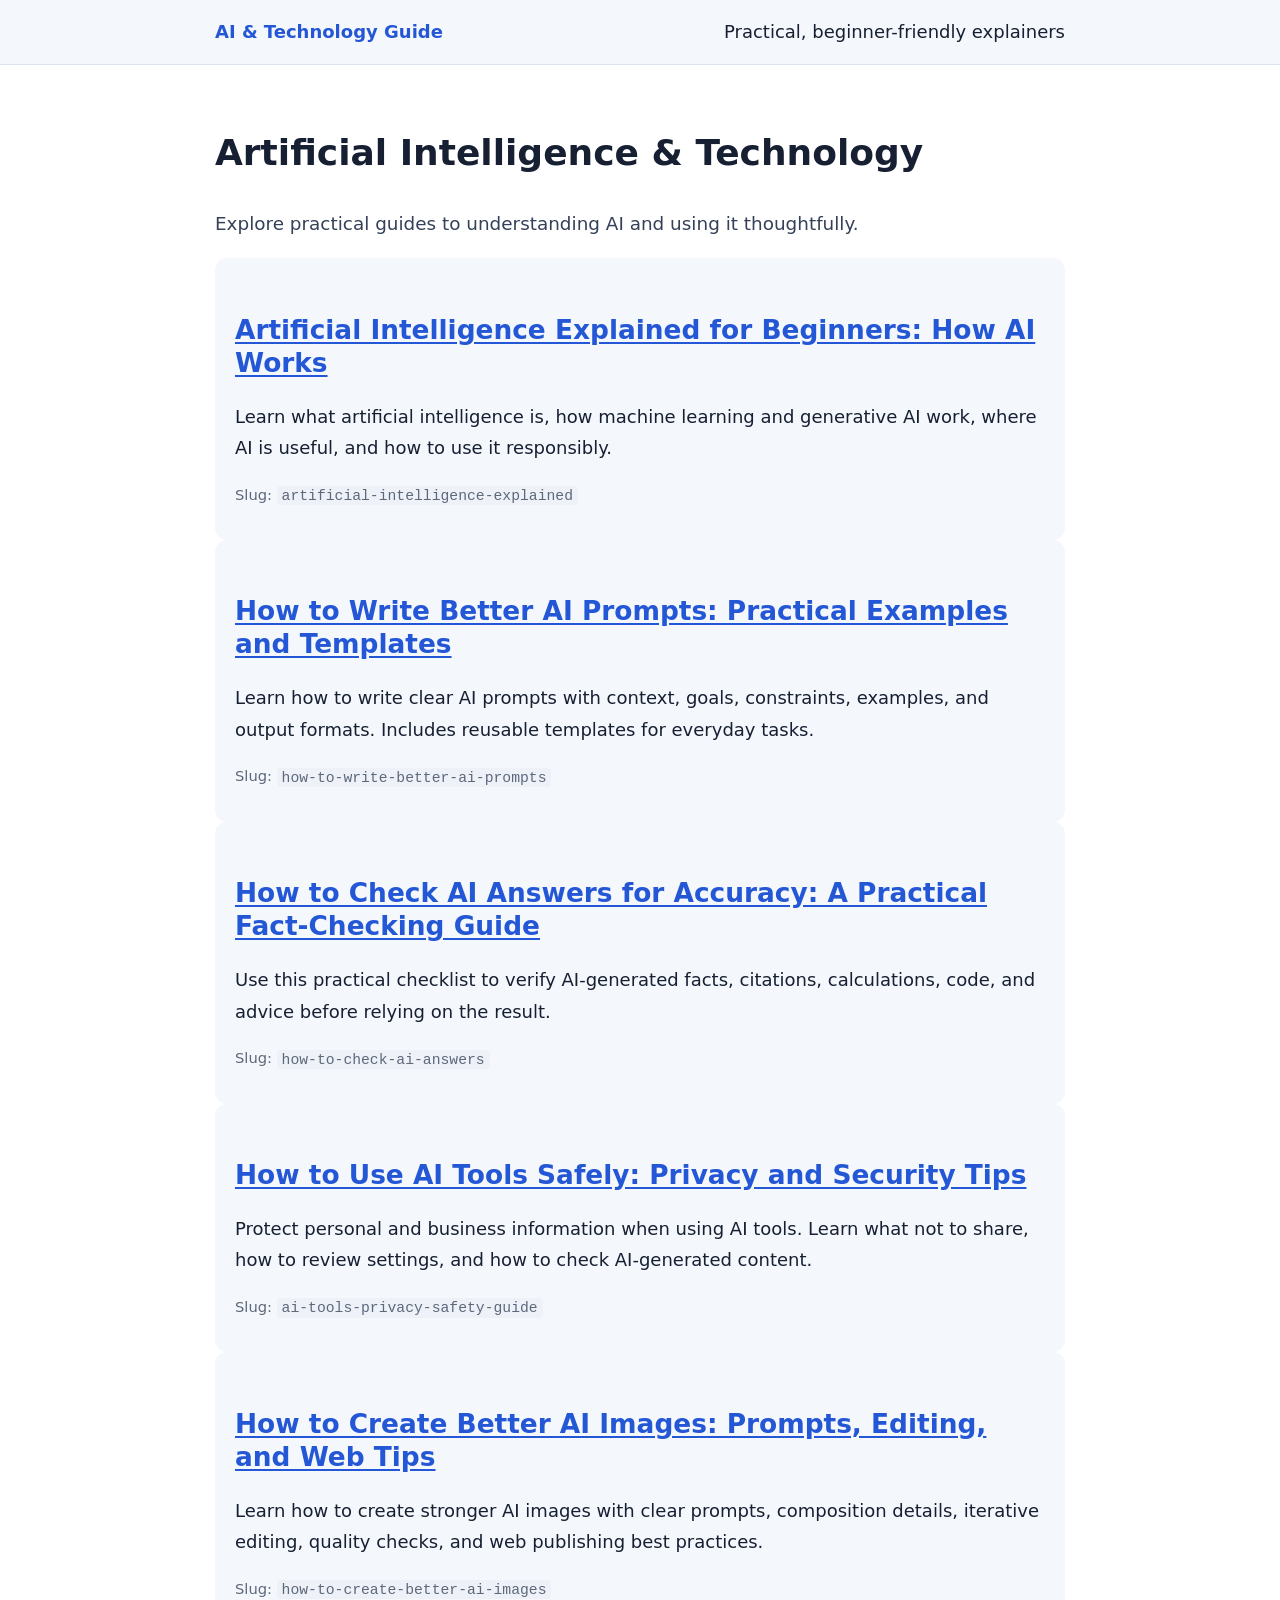
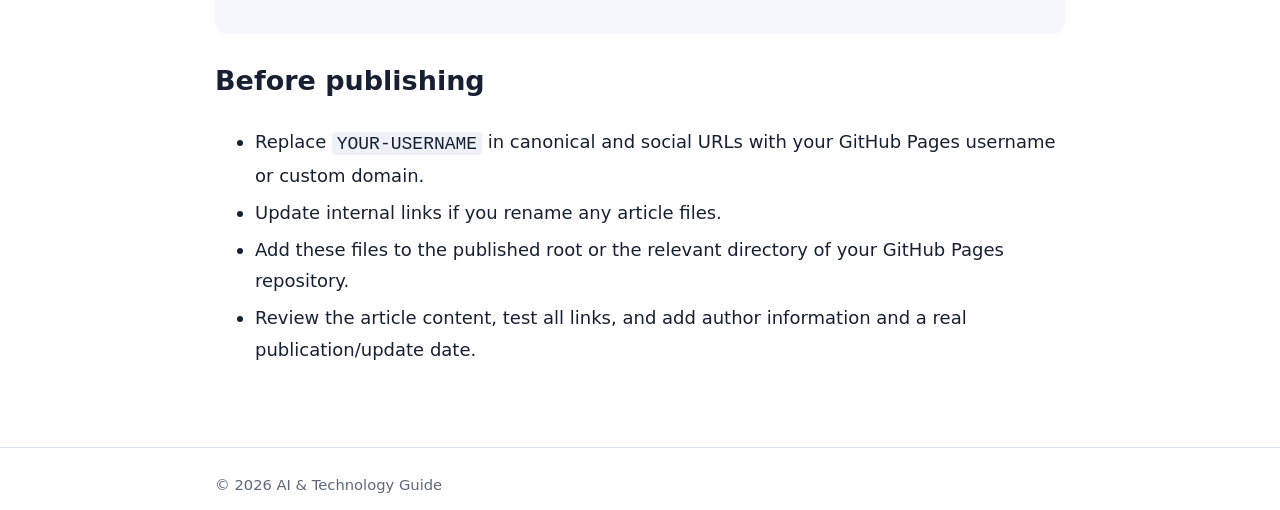
<file: index.html>
<!doctype html>
<html lang="en"><head><meta charset="utf-8"><meta name="viewport" content="width=device-width, initial-scale=1">
<title>AI &amp; Technology Guides</title><meta name="description" content="Practical guides to artificial intelligence, prompt writing, fact-checking, privacy, and AI image generation.">
<link rel="stylesheet" href="style.css"></head><body>
<header class="site-header"><nav class="site-nav"><a class="brand" href="index.html">AI &amp; Technology Guide</a><span>Practical, beginner-friendly explainers</span></nav></header>
<main class="wrap"><h1>Artificial Intelligence &amp; Technology</h1><p class="intro">Explore practical guides to understanding AI and using it thoughtfully.</p><article class="related"><h2><a href="artificial-intelligence-explained.html">Artificial Intelligence Explained for Beginners: How AI Works</a></h2><p>Learn what artificial intelligence is, how machine learning and generative AI work, where AI is useful, and how to use it responsibly.</p><p class="small">Slug: <code>artificial-intelligence-explained</code></p></article>
<article class="related"><h2><a href="how-to-write-better-ai-prompts.html">How to Write Better AI Prompts: Practical Examples and Templates</a></h2><p>Learn how to write clear AI prompts with context, goals, constraints, examples, and output formats. Includes reusable templates for everyday tasks.</p><p class="small">Slug: <code>how-to-write-better-ai-prompts</code></p></article>
<article class="related"><h2><a href="how-to-check-ai-answers.html">How to Check AI Answers for Accuracy: A Practical Fact-Checking Guide</a></h2><p>Use this practical checklist to verify AI-generated facts, citations, calculations, code, and advice before relying on the result.</p><p class="small">Slug: <code>how-to-check-ai-answers</code></p></article>
<article class="related"><h2><a href="ai-tools-privacy-safety-guide.html">How to Use AI Tools Safely: Privacy and Security Tips</a></h2><p>Protect personal and business information when using AI tools. Learn what not to share, how to review settings, and how to check AI-generated content.</p><p class="small">Slug: <code>ai-tools-privacy-safety-guide</code></p></article>
<article class="related"><h2><a href="how-to-create-better-ai-images.html">How to Create Better AI Images: Prompts, Editing, and Web Tips</a></h2><p>Learn how to create stronger AI images with clear prompts, composition details, iterative editing, quality checks, and web publishing best practices.</p><p class="small">Slug: <code>how-to-create-better-ai-images</code></p></article>
<h2>Before publishing</h2><ul><li>Replace <code>YOUR-USERNAME</code> in canonical and social URLs with your GitHub Pages username or custom domain.</li><li>Update internal links if you rename any article files.</li><li>Add these files to the published root or the relevant directory of your GitHub Pages repository.</li><li>Review the article content, test all links, and add author information and a real publication/update date.</li></ul></main>
<footer><div class="wrap">© 2026 AI &amp; Technology Guide</div></footer></body></html>
</file>
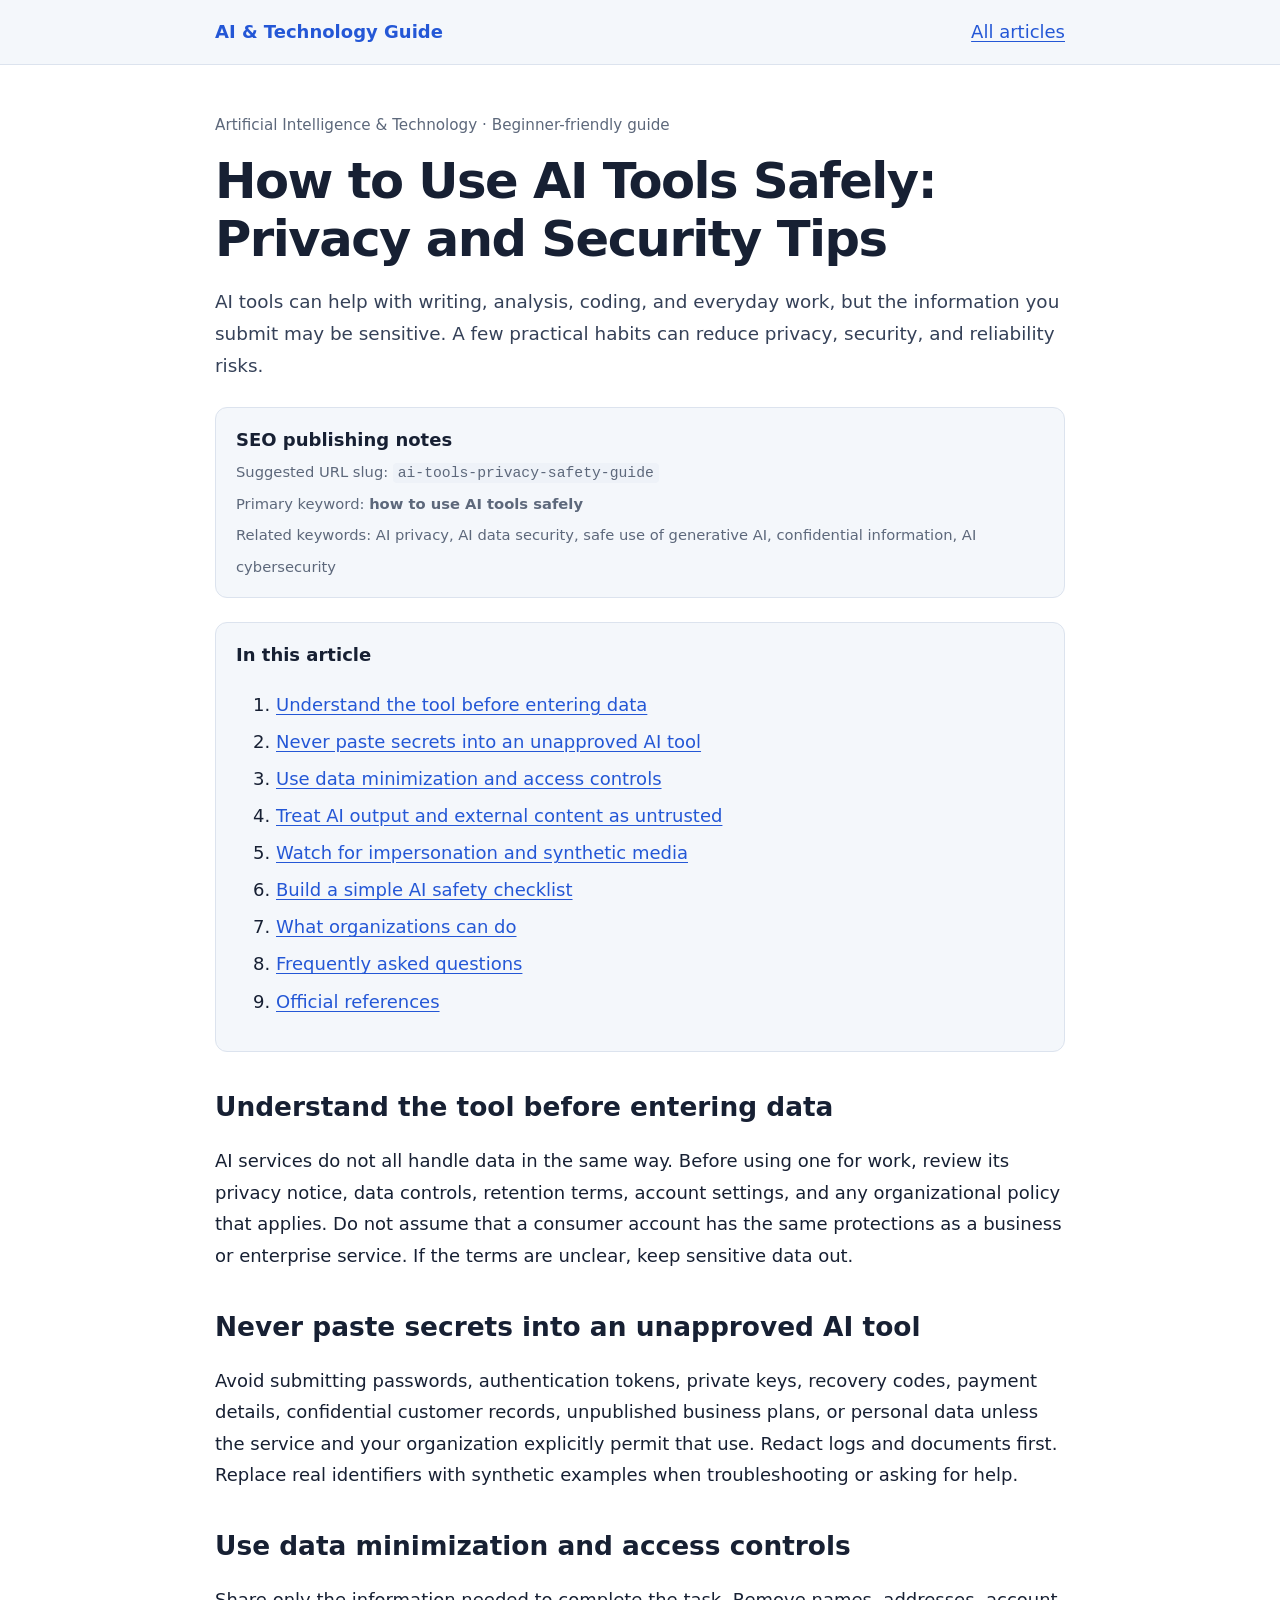
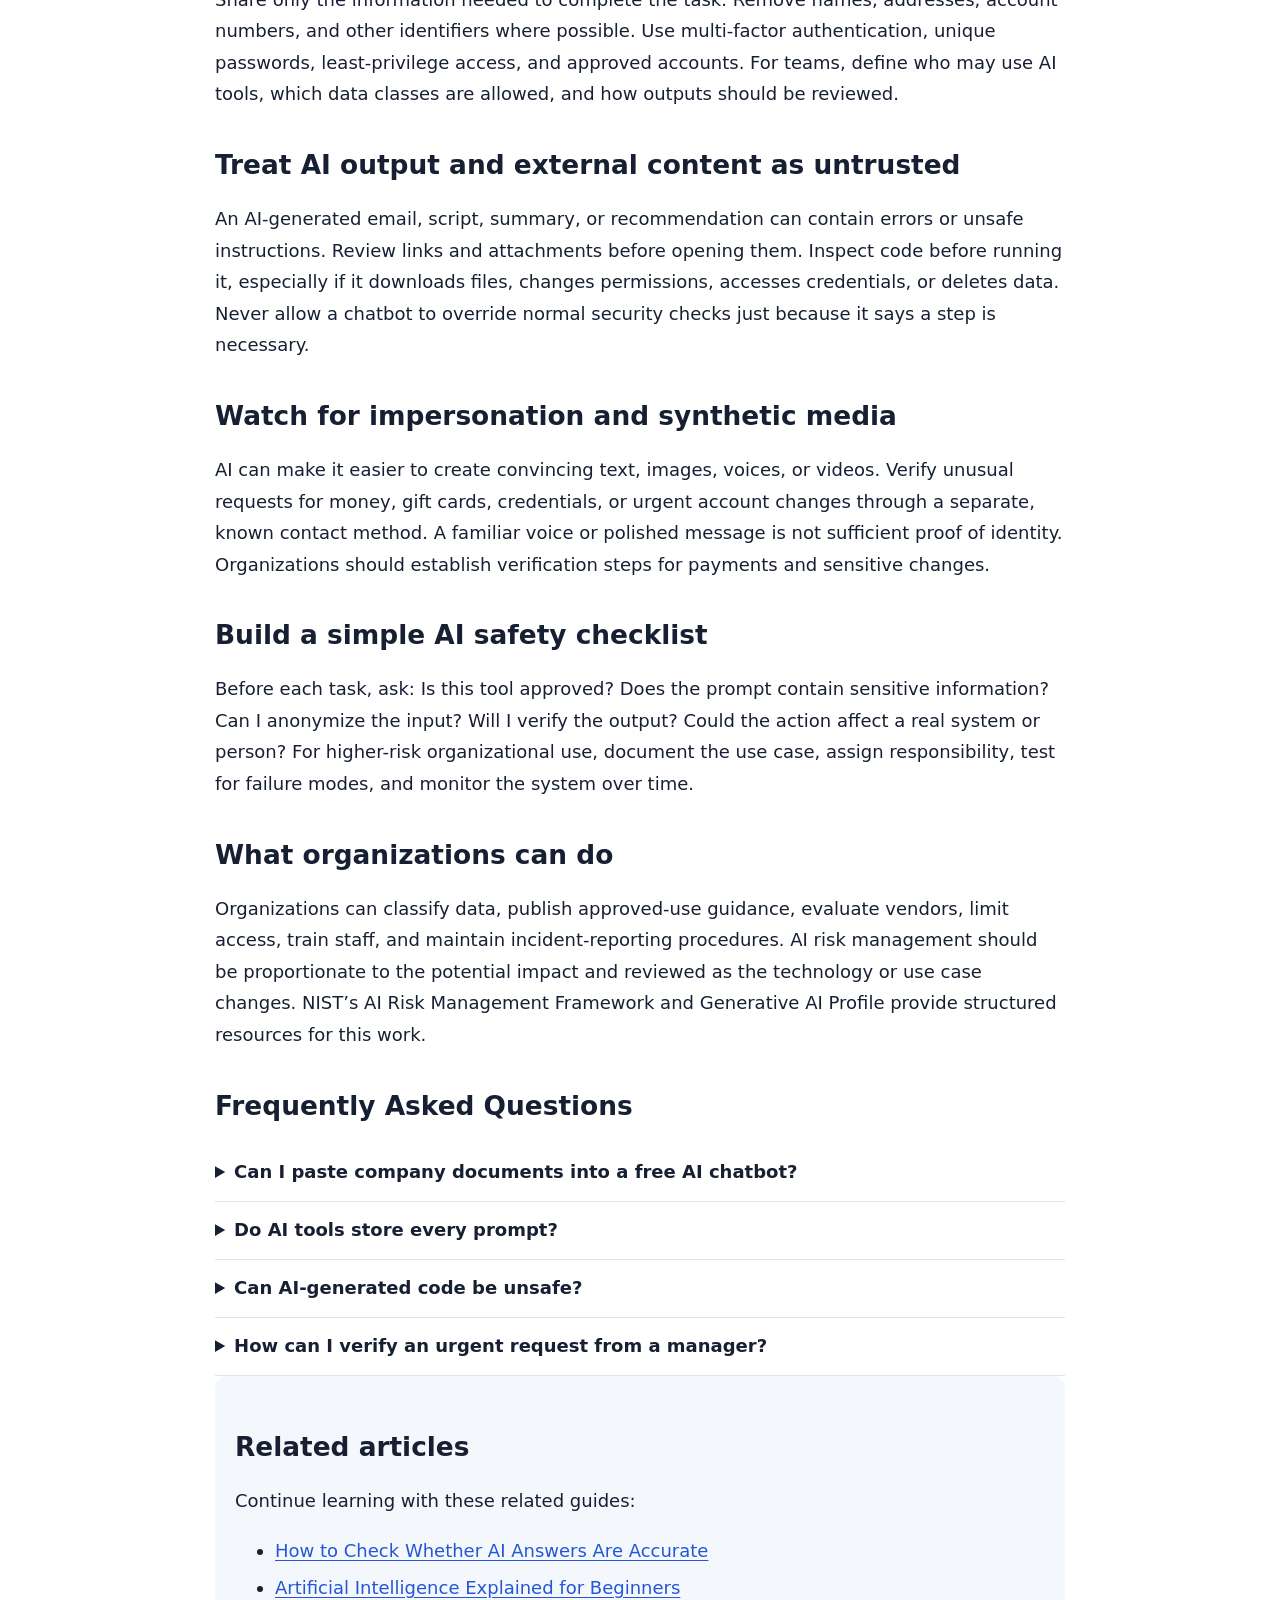
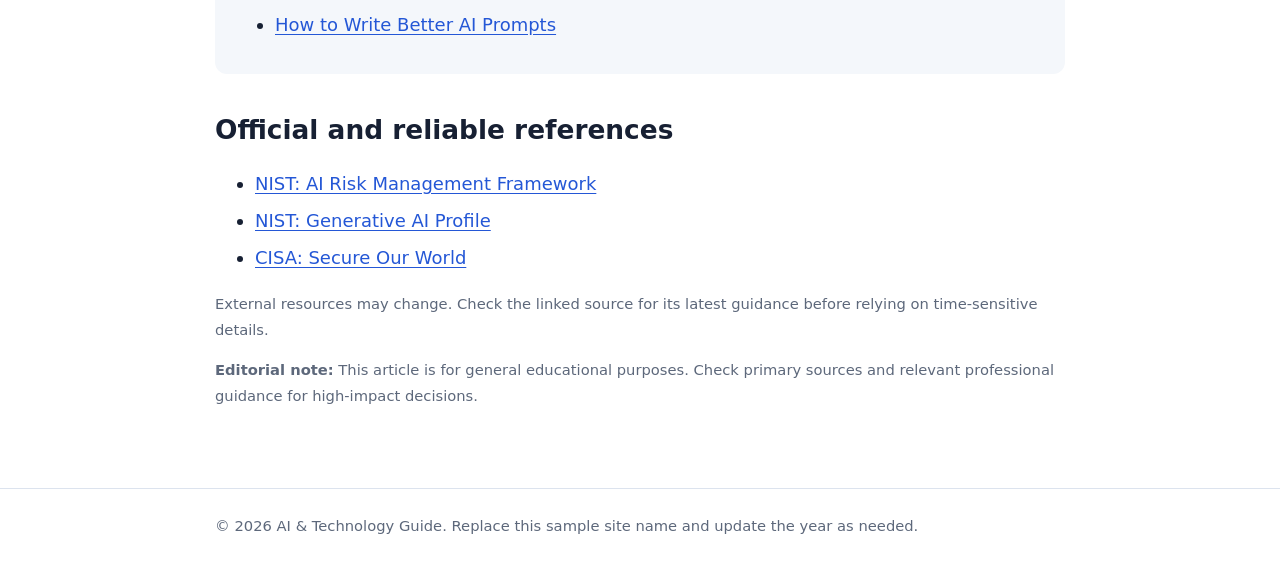
<file: ai-tools-privacy-safety-guide.html>
<!doctype html>
<html lang="en">
<head>
  <meta charset="utf-8">
  <meta name="viewport" content="width=device-width, initial-scale=1">
  <title>How to Use AI Tools Safely: Privacy and Security Tips</title>
  <meta name="description" content="Protect personal and business information when using AI tools. Learn what not to share, how to review settings, and how to check AI-generated content.">
  <link rel="canonical" href="https://YOUR-USERNAME.github.io/ai-tools-privacy-safety-guide.html">
  <meta property="og:type" content="article">
  <meta property="og:title" content="How to Use AI Tools Safely: Privacy and Security Tips">
  <meta property="og:description" content="Protect personal and business information when using AI tools. Learn what not to share, how to review settings, and how to check AI-generated content.">
  <meta property="og:url" content="https://YOUR-USERNAME.github.io/ai-tools-privacy-safety-guide.html">
  <meta name="twitter:card" content="summary_large_image">
  <link rel="stylesheet" href="style.css">
</head>
<body>
<header class="site-header"><nav class="site-nav" aria-label="Main navigation">
  <a class="brand" href="index.html">AI &amp; Technology Guide</a>
  <a href="index.html">All articles</a>
</nav></header>
<main class="wrap"><article>
  <p class="meta">Artificial Intelligence &amp; Technology · Beginner-friendly guide</p>
  <h1>How to Use AI Tools Safely: Privacy and Security Tips</h1>
  <p class="intro">AI tools can help with writing, analysis, coding, and everyday work, but the information you submit may be sensitive. A few practical habits can reduce privacy, security, and reliability risks.</p>
  <div class="note"><strong>SEO publishing notes</strong><br>
    <span class="small">Suggested URL slug: <code>ai-tools-privacy-safety-guide</code><br>
    Primary keyword: <strong>how to use AI tools safely</strong><br>
    Related keywords: AI privacy, AI data security, safe use of generative AI, confidential information, AI cybersecurity</span>
  </div>
  <nav class="toc" aria-label="Table of contents"><strong>In this article</strong><ol><li><a href="#section-1">Understand the tool before entering data</a></li>
<li><a href="#section-2">Never paste secrets into an unapproved AI tool</a></li>
<li><a href="#section-3">Use data minimization and access controls</a></li>
<li><a href="#section-4">Treat AI output and external content as untrusted</a></li>
<li><a href="#section-5">Watch for impersonation and synthetic media</a></li>
<li><a href="#section-6">Build a simple AI safety checklist</a></li>
<li><a href="#section-7">What organizations can do</a></li><li><a href="#faq">Frequently asked questions</a></li><li><a href="#references">Official references</a></li></ol></nav>
  <section id="section-1"><h2>Understand the tool before entering data</h2><p>AI services do not all handle data in the same way. Before using one for work, review its privacy notice, data controls, retention terms, account settings, and any organizational policy that applies. Do not assume that a consumer account has the same protections as a business or enterprise service. If the terms are unclear, keep sensitive data out.</p></section><section id="section-2"><h2>Never paste secrets into an unapproved AI tool</h2><p>Avoid submitting passwords, authentication tokens, private keys, recovery codes, payment details, confidential customer records, unpublished business plans, or personal data unless the service and your organization explicitly permit that use. Redact logs and documents first. Replace real identifiers with synthetic examples when troubleshooting or asking for help.</p></section><section id="section-3"><h2>Use data minimization and access controls</h2><p>Share only the information needed to complete the task. Remove names, addresses, account numbers, and other identifiers where possible. Use multi-factor authentication, unique passwords, least-privilege access, and approved accounts. For teams, define who may use AI tools, which data classes are allowed, and how outputs should be reviewed.</p></section><section id="section-4"><h2>Treat AI output and external content as untrusted</h2><p>An AI-generated email, script, summary, or recommendation can contain errors or unsafe instructions. Review links and attachments before opening them. Inspect code before running it, especially if it downloads files, changes permissions, accesses credentials, or deletes data. Never allow a chatbot to override normal security checks just because it says a step is necessary.</p></section><section id="section-5"><h2>Watch for impersonation and synthetic media</h2><p>AI can make it easier to create convincing text, images, voices, or videos. Verify unusual requests for money, gift cards, credentials, or urgent account changes through a separate, known contact method. A familiar voice or polished message is not sufficient proof of identity. Organizations should establish verification steps for payments and sensitive changes.</p></section><section id="section-6"><h2>Build a simple AI safety checklist</h2><p>Before each task, ask: Is this tool approved? Does the prompt contain sensitive information? Can I anonymize the input? Will I verify the output? Could the action affect a real system or person? For higher-risk organizational use, document the use case, assign responsibility, test for failure modes, and monitor the system over time.</p></section><section id="section-7"><h2>What organizations can do</h2><p>Organizations can classify data, publish approved-use guidance, evaluate vendors, limit access, train staff, and maintain incident-reporting procedures. AI risk management should be proportionate to the potential impact and reviewed as the technology or use case changes. NIST’s AI Risk Management Framework and Generative AI Profile provide structured resources for this work.</p></section>
  <section id="faq" class="faq"><h2>Frequently Asked Questions</h2><details><summary>Can I paste company documents into a free AI chatbot?</summary><p>Only if your organization permits it and the service’s terms and settings meet its requirements. When unsure, do not upload confidential documents.</p></details>
<details><summary>Do AI tools store every prompt?</summary><p>Practices vary by provider, product, settings, and account type. Read the current service privacy documentation rather than assuming a universal rule.</p></details>
<details><summary>Can AI-generated code be unsafe?</summary><p>Yes. Review, test, and scan code before deployment; do not expose production secrets or grant unnecessary permissions.</p></details>
<details><summary>How can I verify an urgent request from a manager?</summary><p>Use a separate trusted channel or established approval process, especially for payments, credentials, and account changes.</p></details></section>
  <section class="related"><h2>Related articles</h2><p>Continue learning with these related guides:</p><ul><li><a href="how-to-check-ai-answers.html">How to Check Whether AI Answers Are Accurate</a></li>
<li><a href="artificial-intelligence-explained.html">Artificial Intelligence Explained for Beginners</a></li>
<li><a href="how-to-write-better-ai-prompts.html">How to Write Better AI Prompts</a></li></ul></section>
  <section id="references"><h2>Official and reliable references</h2><ul><li><a href="https://www.nist.gov/itl/ai-risk-management-framework" target="_blank" rel="noopener noreferrer">NIST: AI Risk Management Framework</a></li>
<li><a href="https://www.nist.gov/publications/artificial-intelligence-risk-management-framework-generative-artificial-intelligence" target="_blank" rel="noopener noreferrer">NIST: Generative AI Profile</a></li>
<li><a href="https://www.cisa.gov/secure-our-world" target="_blank" rel="noopener noreferrer">CISA: Secure Our World</a></li></ul><p class="small">External resources may change. Check the linked source for its latest guidance before relying on time-sensitive details.</p></section>
  <p class="small"><strong>Editorial note:</strong> This article is for general educational purposes. Check primary sources and relevant professional guidance for high-impact decisions.</p>
</article></main>
<footer><div class="wrap">© <span id="year">2026</span> AI &amp; Technology Guide. Replace this sample site name and update the year as needed.</div></footer>
</body></html>
</file>
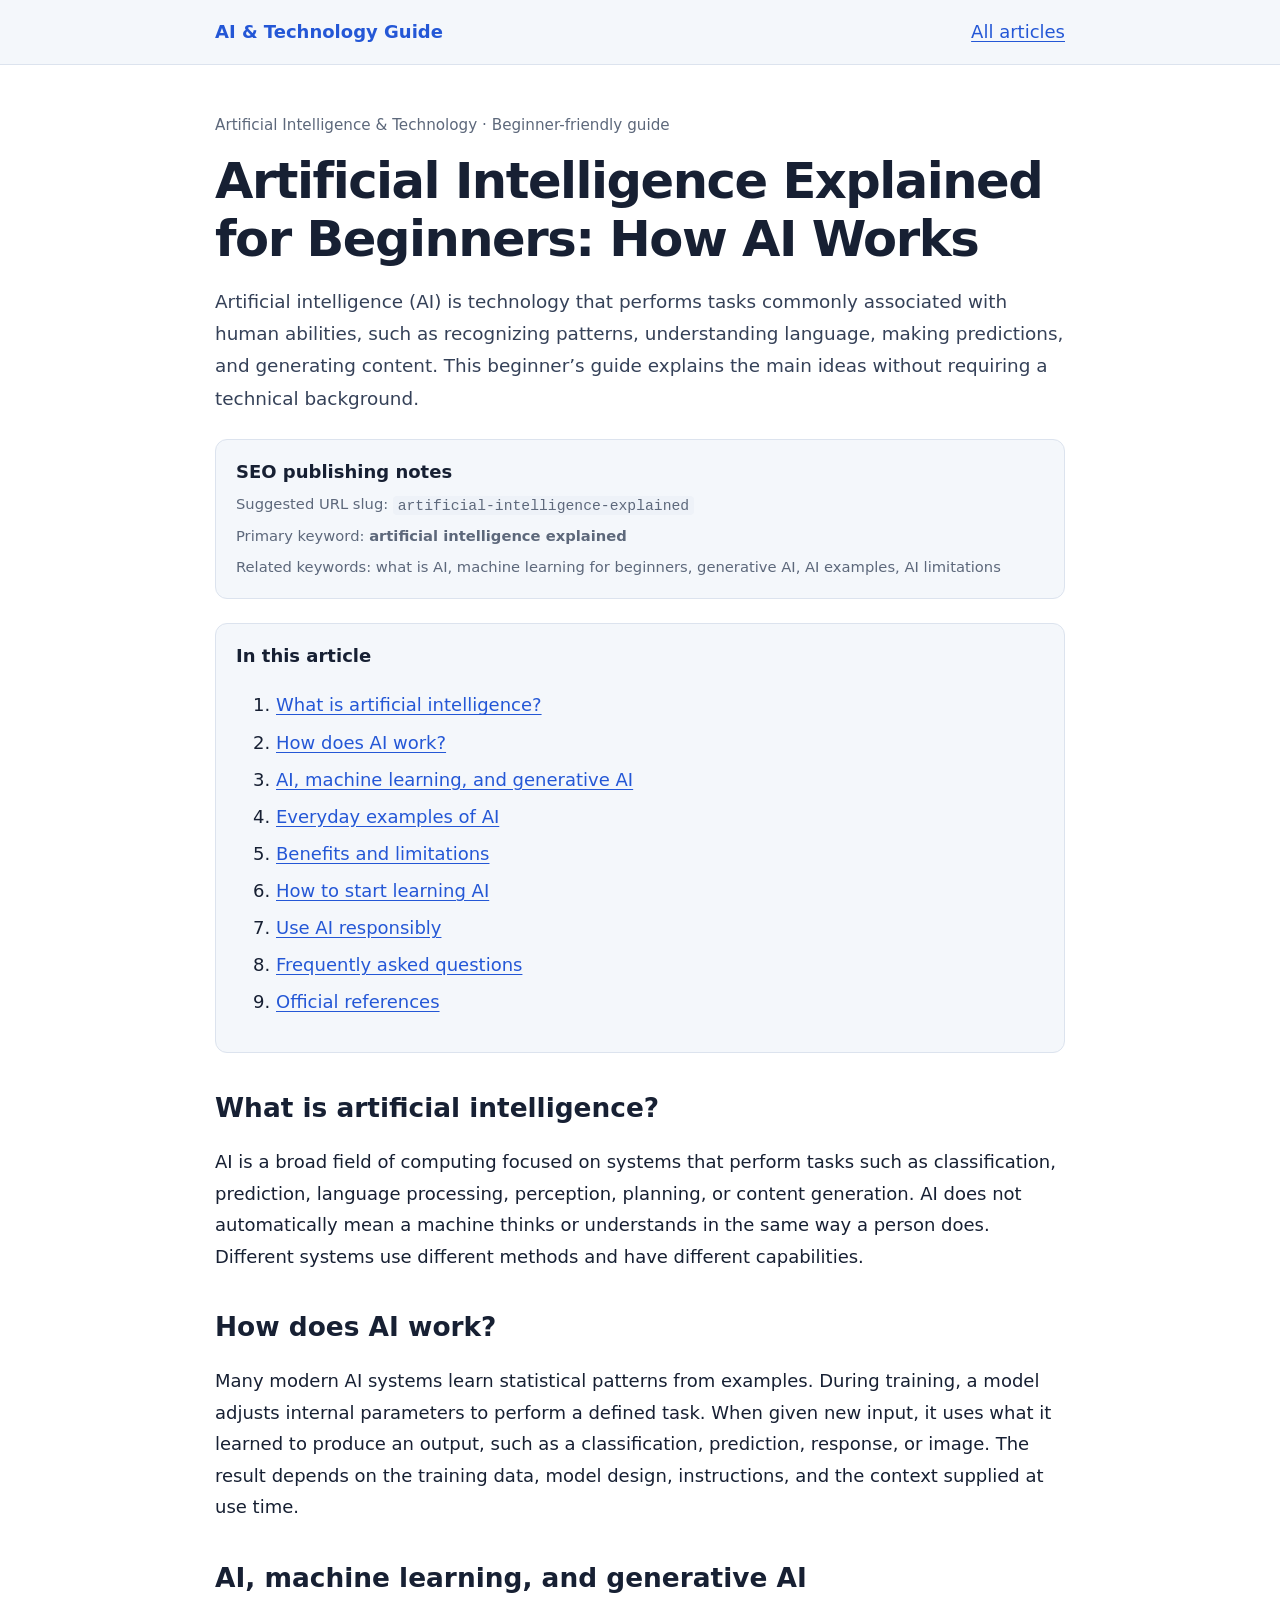
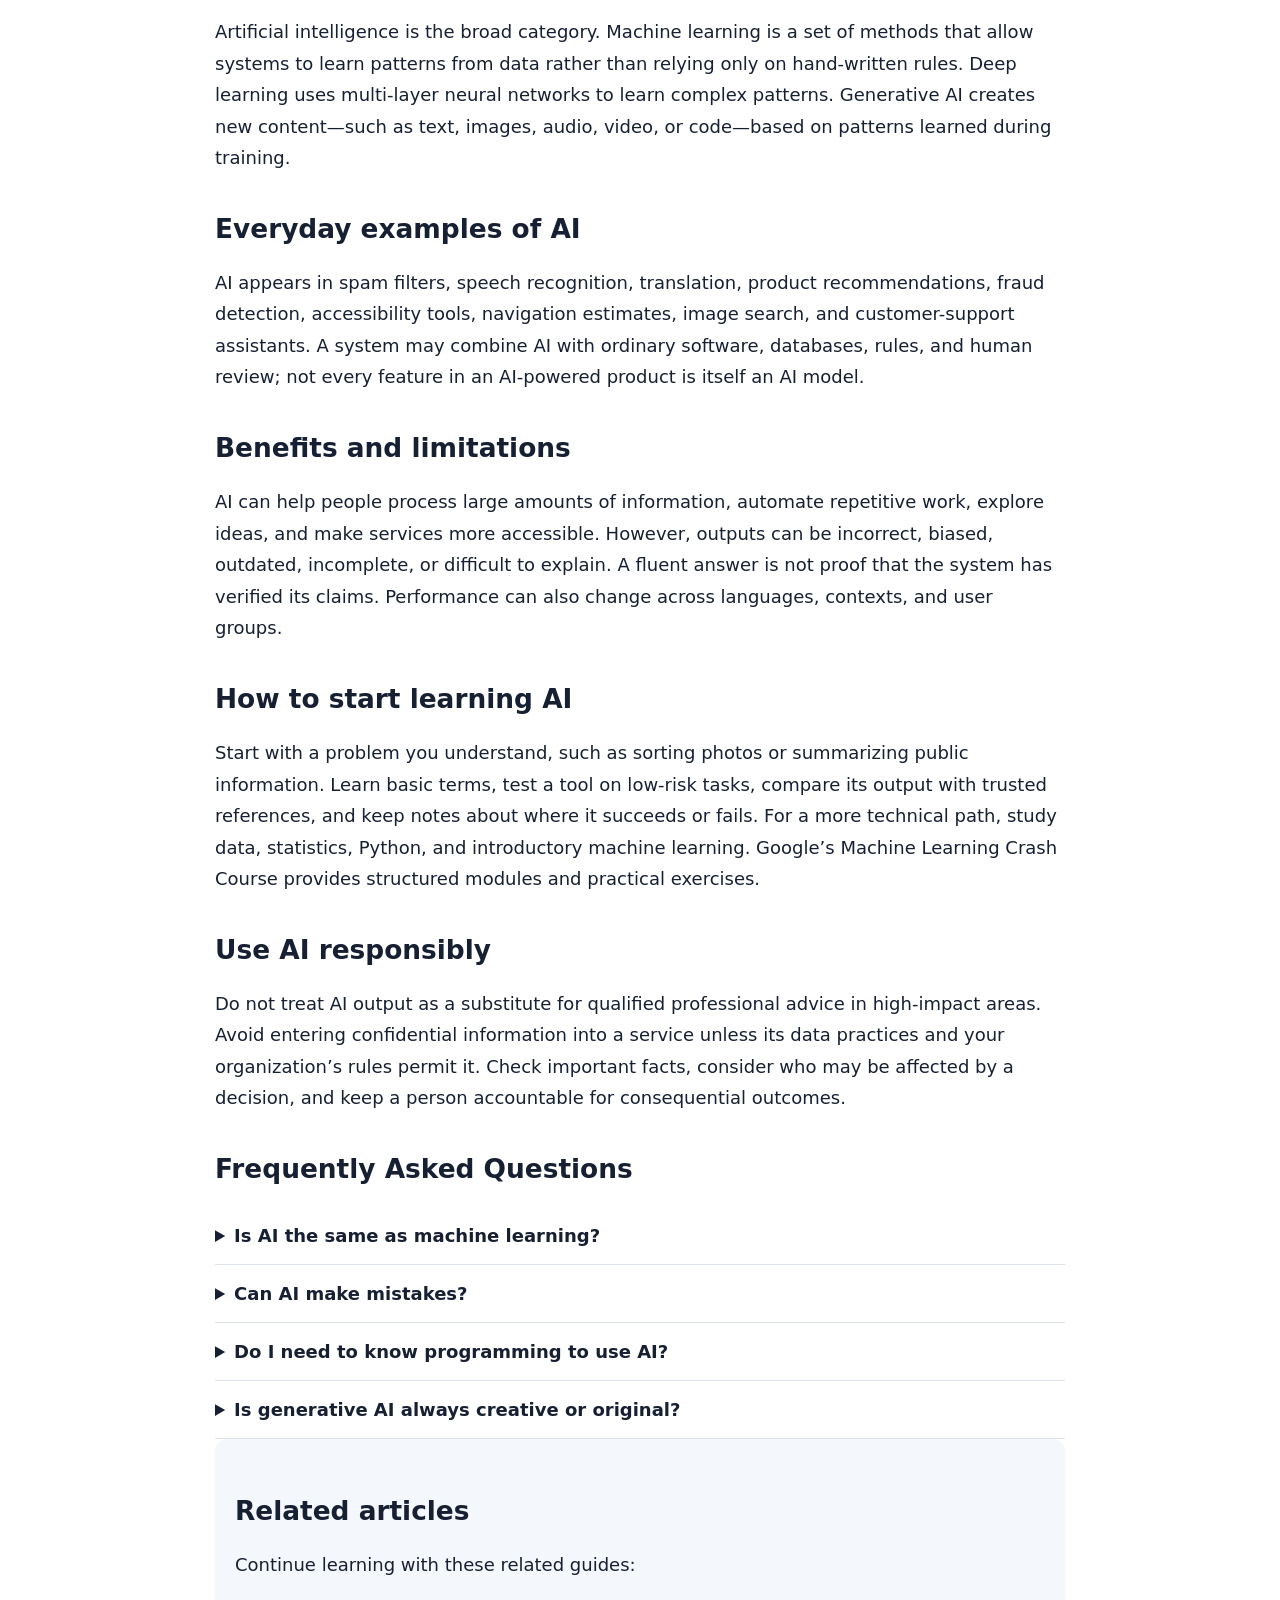
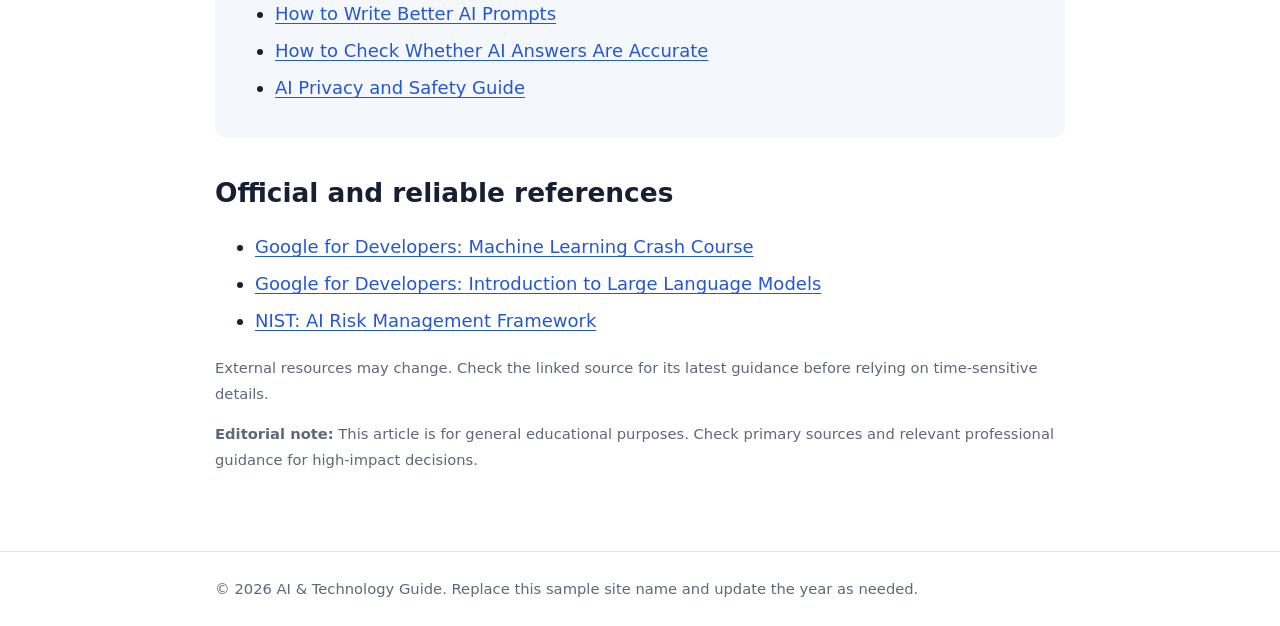
<file: artificial-intelligence-explained.html>
<!doctype html>
<html lang="en">
<head>
  <meta charset="utf-8">
  <meta name="viewport" content="width=device-width, initial-scale=1">
  <title>Artificial Intelligence Explained for Beginners: How AI Works</title>
  <meta name="description" content="Learn what artificial intelligence is, how machine learning and generative AI work, where AI is useful, and how to use it responsibly.">
  <link rel="canonical" href="https://YOUR-USERNAME.github.io/artificial-intelligence-explained.html">
  <meta property="og:type" content="article">
  <meta property="og:title" content="Artificial Intelligence Explained for Beginners: How AI Works">
  <meta property="og:description" content="Learn what artificial intelligence is, how machine learning and generative AI work, where AI is useful, and how to use it responsibly.">
  <meta property="og:url" content="https://YOUR-USERNAME.github.io/artificial-intelligence-explained.html">
  <meta name="twitter:card" content="summary_large_image">
  <link rel="stylesheet" href="style.css">
</head>
<body>
<header class="site-header"><nav class="site-nav" aria-label="Main navigation">
  <a class="brand" href="index.html">AI &amp; Technology Guide</a>
  <a href="index.html">All articles</a>
</nav></header>
<main class="wrap"><article>
  <p class="meta">Artificial Intelligence &amp; Technology · Beginner-friendly guide</p>
  <h1>Artificial Intelligence Explained for Beginners: How AI Works</h1>
  <p class="intro">Artificial intelligence (AI) is technology that performs tasks commonly associated with human abilities, such as recognizing patterns, understanding language, making predictions, and generating content. This beginner’s guide explains the main ideas without requiring a technical background.</p>
  <div class="note"><strong>SEO publishing notes</strong><br>
    <span class="small">Suggested URL slug: <code>artificial-intelligence-explained</code><br>
    Primary keyword: <strong>artificial intelligence explained</strong><br>
    Related keywords: what is AI, machine learning for beginners, generative AI, AI examples, AI limitations</span>
  </div>
  <nav class="toc" aria-label="Table of contents"><strong>In this article</strong><ol><li><a href="#section-1">What is artificial intelligence?</a></li>
<li><a href="#section-2">How does AI work?</a></li>
<li><a href="#section-3">AI, machine learning, and generative AI</a></li>
<li><a href="#section-4">Everyday examples of AI</a></li>
<li><a href="#section-5">Benefits and limitations</a></li>
<li><a href="#section-6">How to start learning AI</a></li>
<li><a href="#section-7">Use AI responsibly</a></li><li><a href="#faq">Frequently asked questions</a></li><li><a href="#references">Official references</a></li></ol></nav>
  <section id="section-1"><h2>What is artificial intelligence?</h2><p>AI is a broad field of computing focused on systems that perform tasks such as classification, prediction, language processing, perception, planning, or content generation. AI does not automatically mean a machine thinks or understands in the same way a person does. Different systems use different methods and have different capabilities.</p></section><section id="section-2"><h2>How does AI work?</h2><p>Many modern AI systems learn statistical patterns from examples. During training, a model adjusts internal parameters to perform a defined task. When given new input, it uses what it learned to produce an output, such as a classification, prediction, response, or image. The result depends on the training data, model design, instructions, and the context supplied at use time.</p></section><section id="section-3"><h2>AI, machine learning, and generative AI</h2><p>Artificial intelligence is the broad category. Machine learning is a set of methods that allow systems to learn patterns from data rather than relying only on hand-written rules. Deep learning uses multi-layer neural networks to learn complex patterns. Generative AI creates new content—such as text, images, audio, video, or code—based on patterns learned during training.</p></section><section id="section-4"><h2>Everyday examples of AI</h2><p>AI appears in spam filters, speech recognition, translation, product recommendations, fraud detection, accessibility tools, navigation estimates, image search, and customer-support assistants. A system may combine AI with ordinary software, databases, rules, and human review; not every feature in an AI-powered product is itself an AI model.</p></section><section id="section-5"><h2>Benefits and limitations</h2><p>AI can help people process large amounts of information, automate repetitive work, explore ideas, and make services more accessible. However, outputs can be incorrect, biased, outdated, incomplete, or difficult to explain. A fluent answer is not proof that the system has verified its claims. Performance can also change across languages, contexts, and user groups.</p></section><section id="section-6"><h2>How to start learning AI</h2><p>Start with a problem you understand, such as sorting photos or summarizing public information. Learn basic terms, test a tool on low-risk tasks, compare its output with trusted references, and keep notes about where it succeeds or fails. For a more technical path, study data, statistics, Python, and introductory machine learning. Google’s Machine Learning Crash Course provides structured modules and practical exercises.</p></section><section id="section-7"><h2>Use AI responsibly</h2><p>Do not treat AI output as a substitute for qualified professional advice in high-impact areas. Avoid entering confidential information into a service unless its data practices and your organization’s rules permit it. Check important facts, consider who may be affected by a decision, and keep a person accountable for consequential outcomes.</p></section>
  <section id="faq" class="faq"><h2>Frequently Asked Questions</h2><details><summary>Is AI the same as machine learning?</summary><p>No. AI is the broader field; machine learning is one approach within AI.</p></details>
<details><summary>Can AI make mistakes?</summary><p>Yes. AI systems can generate inaccurate or misleading output, so important claims should be checked independently.</p></details>
<details><summary>Do I need to know programming to use AI?</summary><p>No. Many tools use ordinary language interfaces. Programming becomes useful when you want to build, customize, or evaluate systems.</p></details>
<details><summary>Is generative AI always creative or original?</summary><p>It can generate new combinations of content, but outputs may resemble existing material and may require originality, rights, and quality checks.</p></details></section>
  <section class="related"><h2>Related articles</h2><p>Continue learning with these related guides:</p><ul><li><a href="how-to-write-better-ai-prompts.html">How to Write Better AI Prompts</a></li>
<li><a href="how-to-check-ai-answers.html">How to Check Whether AI Answers Are Accurate</a></li>
<li><a href="ai-tools-privacy-safety-guide.html">AI Privacy and Safety Guide</a></li></ul></section>
  <section id="references"><h2>Official and reliable references</h2><ul><li><a href="https://developers.google.com/machine-learning/crash-course" target="_blank" rel="noopener noreferrer">Google for Developers: Machine Learning Crash Course</a></li>
<li><a href="https://developers.google.com/machine-learning/crash-course/llm" target="_blank" rel="noopener noreferrer">Google for Developers: Introduction to Large Language Models</a></li>
<li><a href="https://www.nist.gov/itl/ai-risk-management-framework" target="_blank" rel="noopener noreferrer">NIST: AI Risk Management Framework</a></li></ul><p class="small">External resources may change. Check the linked source for its latest guidance before relying on time-sensitive details.</p></section>
  <p class="small"><strong>Editorial note:</strong> This article is for general educational purposes. Check primary sources and relevant professional guidance for high-impact decisions.</p>
</article></main>
<footer><div class="wrap">© <span id="year">2026</span> AI &amp; Technology Guide. Replace this sample site name and update the year as needed.</div></footer>
</body></html>
</file>
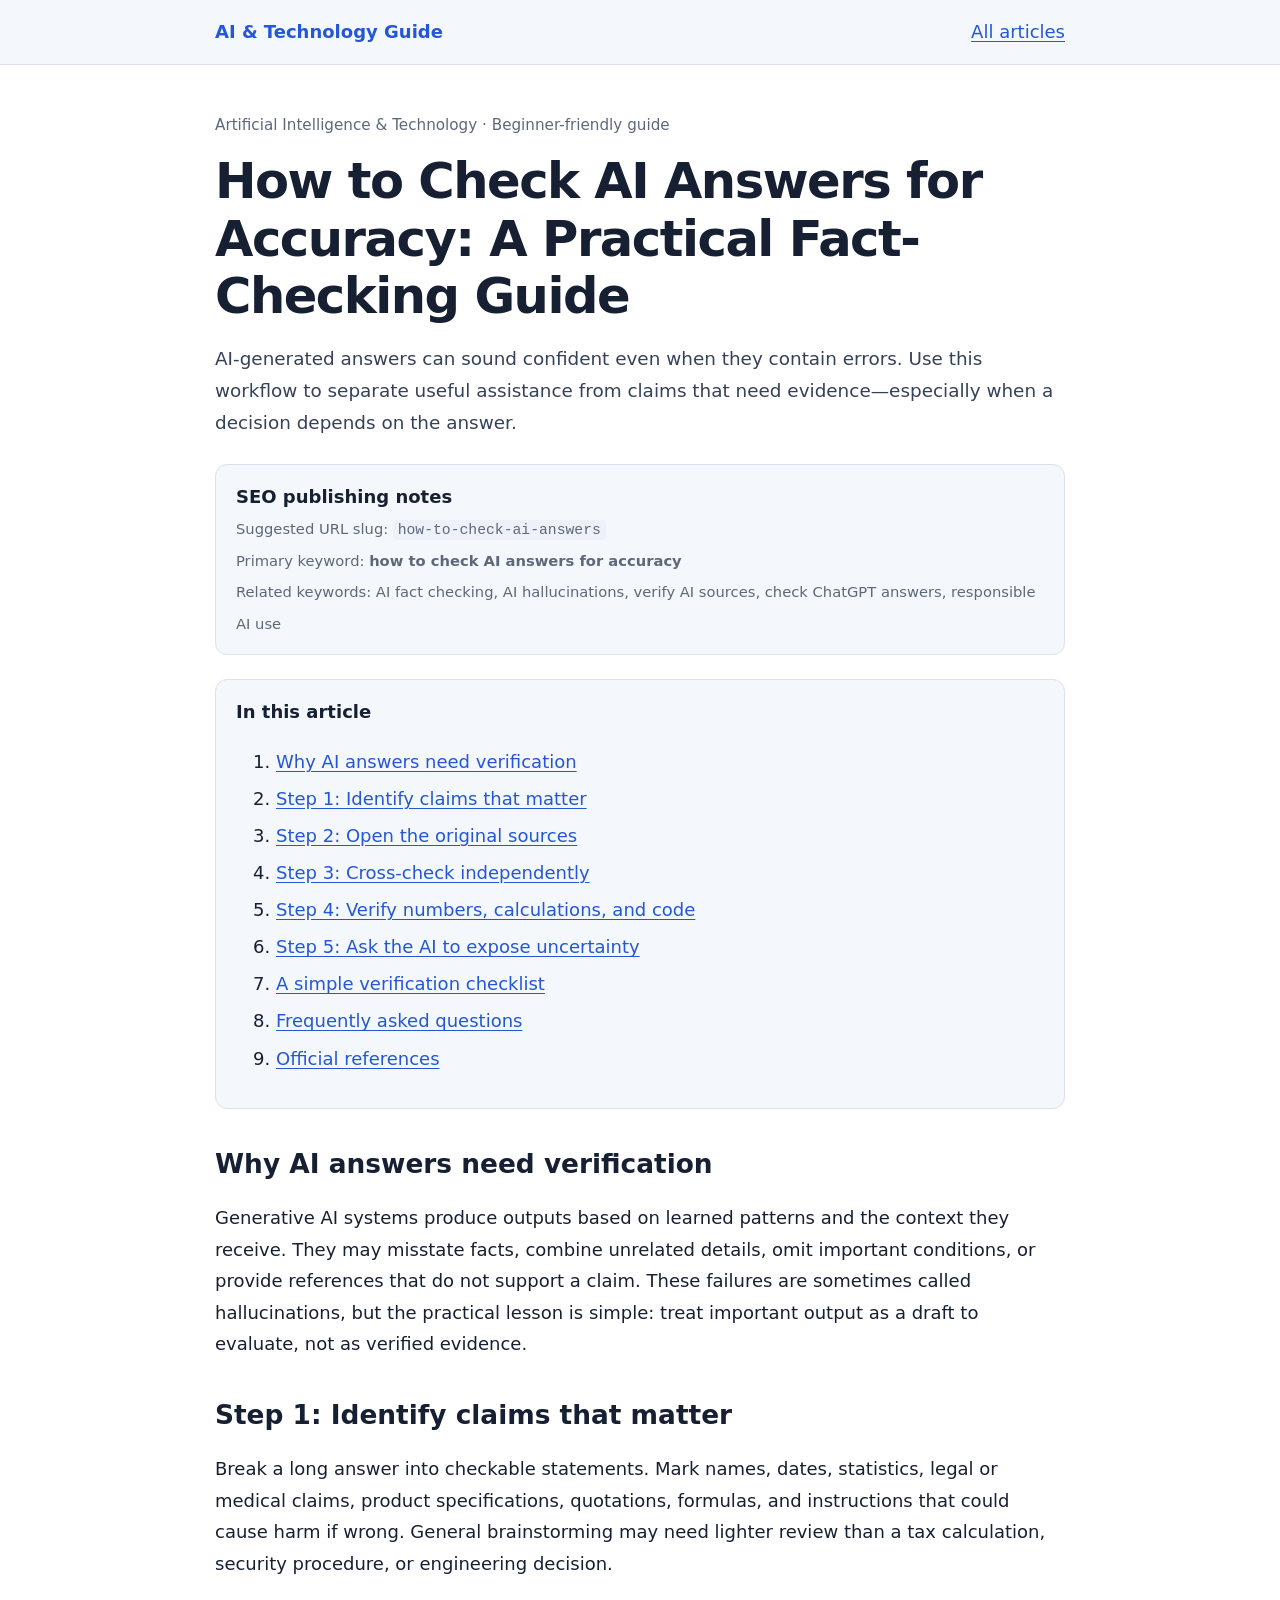
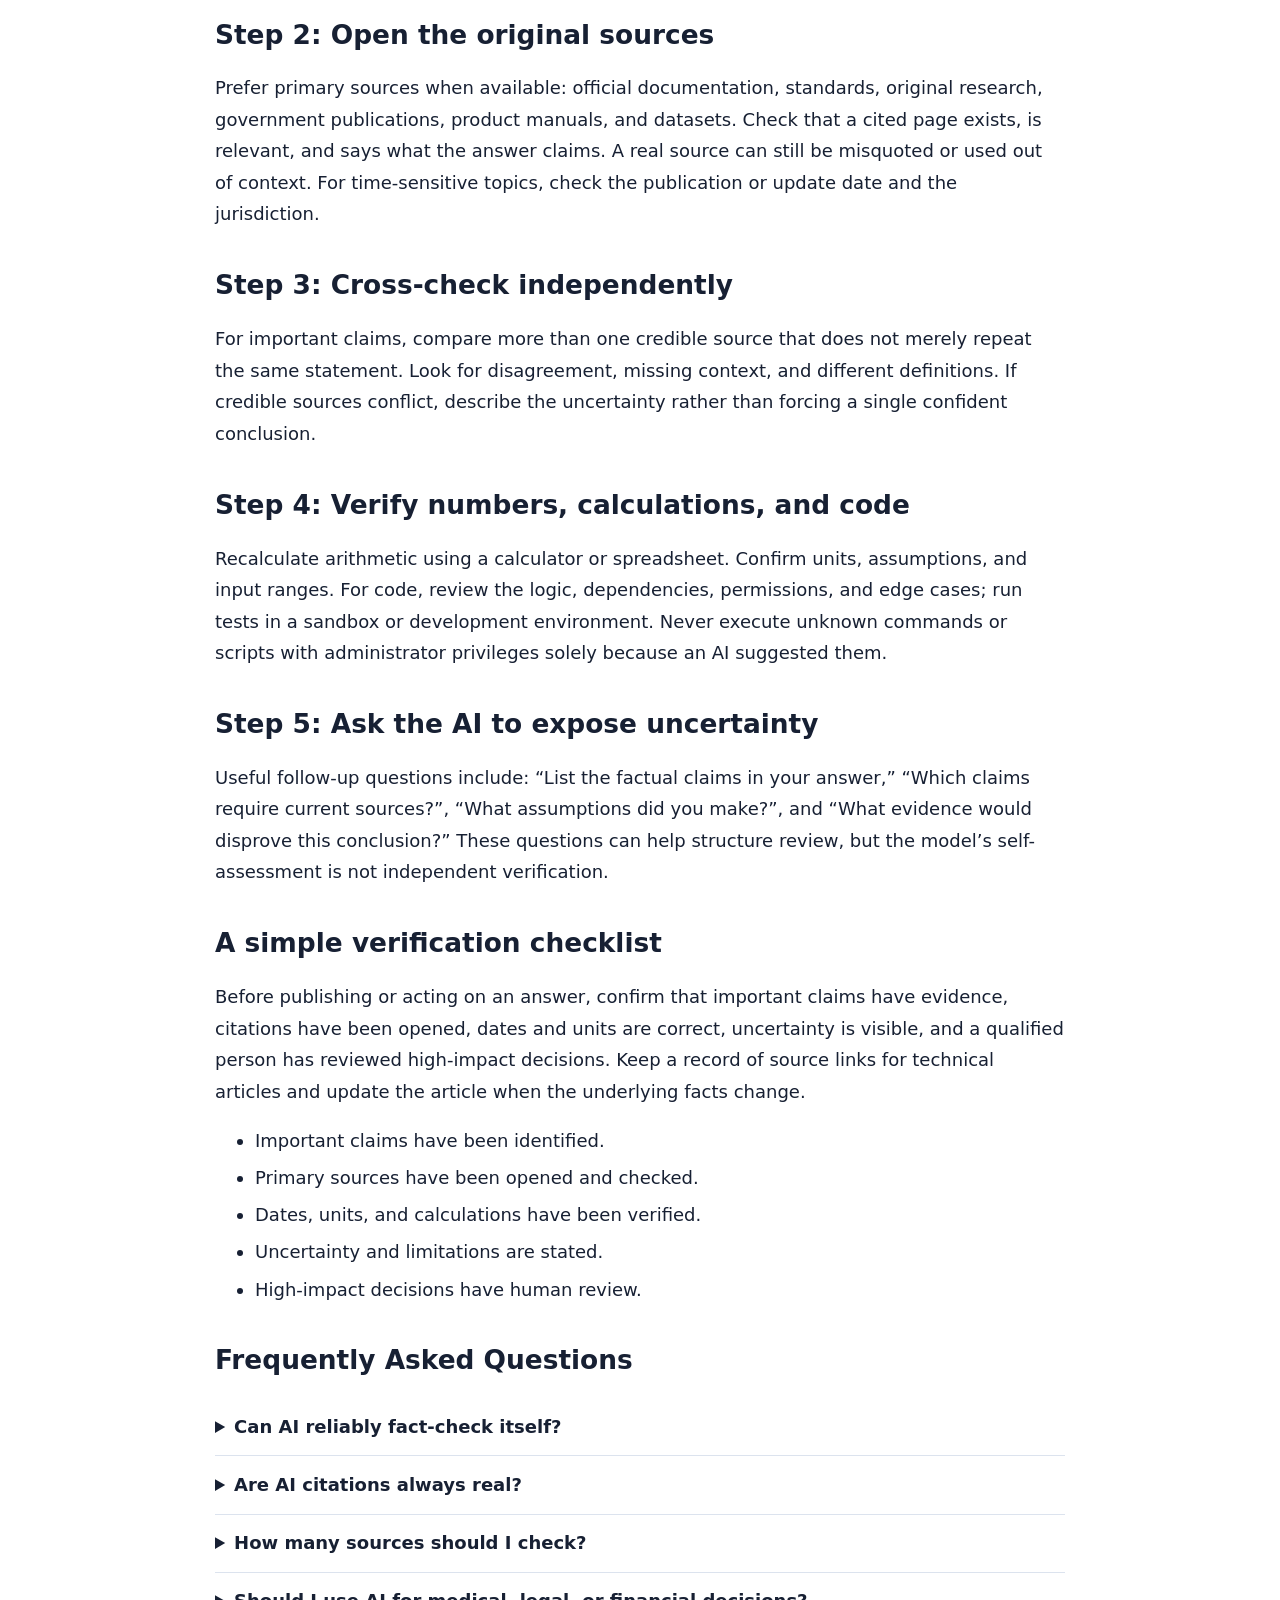
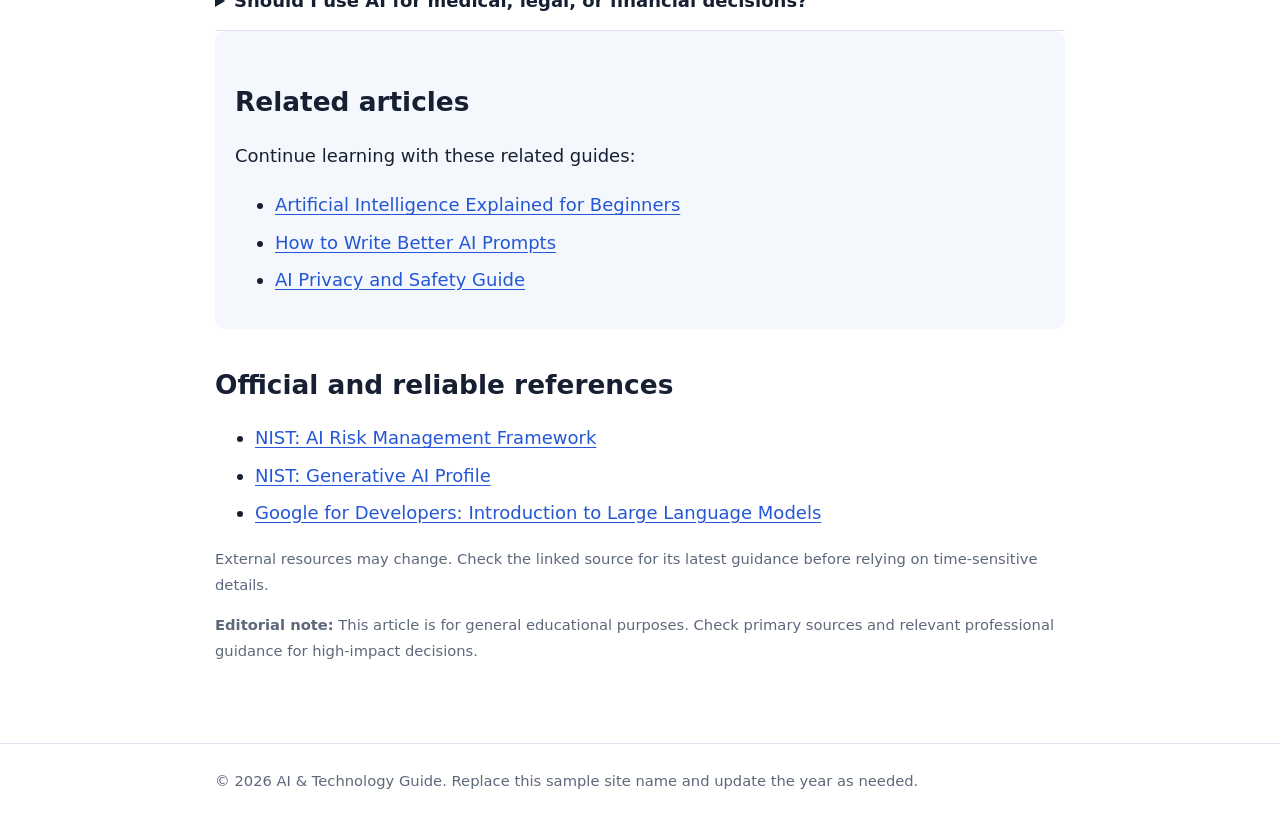
<file: how-to-check-ai-answers.html>
<!doctype html>
<html lang="en">
<head>
  <meta charset="utf-8">
  <meta name="viewport" content="width=device-width, initial-scale=1">
  <title>How to Check AI Answers for Accuracy: A Practical Fact-Checking Guide</title>
  <meta name="description" content="Use this practical checklist to verify AI-generated facts, citations, calculations, code, and advice before relying on the result.">
  <link rel="canonical" href="https://YOUR-USERNAME.github.io/how-to-check-ai-answers.html">
  <meta property="og:type" content="article">
  <meta property="og:title" content="How to Check AI Answers for Accuracy: A Practical Fact-Checking Guide">
  <meta property="og:description" content="Use this practical checklist to verify AI-generated facts, citations, calculations, code, and advice before relying on the result.">
  <meta property="og:url" content="https://YOUR-USERNAME.github.io/how-to-check-ai-answers.html">
  <meta name="twitter:card" content="summary_large_image">
  <link rel="stylesheet" href="style.css">
</head>
<body>
<header class="site-header"><nav class="site-nav" aria-label="Main navigation">
  <a class="brand" href="index.html">AI &amp; Technology Guide</a>
  <a href="index.html">All articles</a>
</nav></header>
<main class="wrap"><article>
  <p class="meta">Artificial Intelligence &amp; Technology · Beginner-friendly guide</p>
  <h1>How to Check AI Answers for Accuracy: A Practical Fact-Checking Guide</h1>
  <p class="intro">AI-generated answers can sound confident even when they contain errors. Use this workflow to separate useful assistance from claims that need evidence—especially when a decision depends on the answer.</p>
  <div class="note"><strong>SEO publishing notes</strong><br>
    <span class="small">Suggested URL slug: <code>how-to-check-ai-answers</code><br>
    Primary keyword: <strong>how to check AI answers for accuracy</strong><br>
    Related keywords: AI fact checking, AI hallucinations, verify AI sources, check ChatGPT answers, responsible AI use</span>
  </div>
  <nav class="toc" aria-label="Table of contents"><strong>In this article</strong><ol><li><a href="#section-1">Why AI answers need verification</a></li>
<li><a href="#section-2">Step 1: Identify claims that matter</a></li>
<li><a href="#section-3">Step 2: Open the original sources</a></li>
<li><a href="#section-4">Step 3: Cross-check independently</a></li>
<li><a href="#section-5">Step 4: Verify numbers, calculations, and code</a></li>
<li><a href="#section-6">Step 5: Ask the AI to expose uncertainty</a></li>
<li><a href="#section-7">A simple verification checklist</a></li><li><a href="#faq">Frequently asked questions</a></li><li><a href="#references">Official references</a></li></ol></nav>
  <section id="section-1"><h2>Why AI answers need verification</h2><p>Generative AI systems produce outputs based on learned patterns and the context they receive. They may misstate facts, combine unrelated details, omit important conditions, or provide references that do not support a claim. These failures are sometimes called hallucinations, but the practical lesson is simple: treat important output as a draft to evaluate, not as verified evidence.</p></section><section id="section-2"><h2>Step 1: Identify claims that matter</h2><p>Break a long answer into checkable statements. Mark names, dates, statistics, legal or medical claims, product specifications, quotations, formulas, and instructions that could cause harm if wrong. General brainstorming may need lighter review than a tax calculation, security procedure, or engineering decision.</p></section><section id="section-3"><h2>Step 2: Open the original sources</h2><p>Prefer primary sources when available: official documentation, standards, original research, government publications, product manuals, and datasets. Check that a cited page exists, is relevant, and says what the answer claims. A real source can still be misquoted or used out of context. For time-sensitive topics, check the publication or update date and the jurisdiction.</p></section><section id="section-4"><h2>Step 3: Cross-check independently</h2><p>For important claims, compare more than one credible source that does not merely repeat the same statement. Look for disagreement, missing context, and different definitions. If credible sources conflict, describe the uncertainty rather than forcing a single confident conclusion.</p></section><section id="section-5"><h2>Step 4: Verify numbers, calculations, and code</h2><p>Recalculate arithmetic using a calculator or spreadsheet. Confirm units, assumptions, and input ranges. For code, review the logic, dependencies, permissions, and edge cases; run tests in a sandbox or development environment. Never execute unknown commands or scripts with administrator privileges solely because an AI suggested them.</p></section><section id="section-6"><h2>Step 5: Ask the AI to expose uncertainty</h2><p>Useful follow-up questions include: “List the factual claims in your answer,” “Which claims require current sources?”, “What assumptions did you make?”, and “What evidence would disprove this conclusion?” These questions can help structure review, but the model’s self-assessment is not independent verification.</p></section><section id="section-7"><h2>A simple verification checklist</h2><p>Before publishing or acting on an answer, confirm that important claims have evidence, citations have been opened, dates and units are correct, uncertainty is visible, and a qualified person has reviewed high-impact decisions. Keep a record of source links for technical articles and update the article when the underlying facts change.</p><ul><li>Important claims have been identified.</li><li>Primary sources have been opened and checked.</li><li>Dates, units, and calculations have been verified.</li><li>Uncertainty and limitations are stated.</li><li>High-impact decisions have human review.</li></ul></section>
  <section id="faq" class="faq"><h2>Frequently Asked Questions</h2><details><summary>Can AI reliably fact-check itself?</summary><p>It can help identify claims and suggest checks, but it may repeat the same error. Verify against independent sources.</p></details>
<details><summary>Are AI citations always real?</summary><p>No. A model may invent or misrepresent references. Open each source and inspect the relevant passage.</p></details>
<details><summary>How many sources should I check?</summary><p>There is no universal number. Use enough independent, credible evidence for the importance and complexity of the claim.</p></details>
<details><summary>Should I use AI for medical, legal, or financial decisions?</summary><p>AI can help explain general concepts or prepare questions, but consequential decisions should be checked with qualified professionals and authoritative, jurisdiction-specific information.</p></details></section>
  <section class="related"><h2>Related articles</h2><p>Continue learning with these related guides:</p><ul><li><a href="artificial-intelligence-explained.html">Artificial Intelligence Explained for Beginners</a></li>
<li><a href="how-to-write-better-ai-prompts.html">How to Write Better AI Prompts</a></li>
<li><a href="ai-tools-privacy-safety-guide.html">AI Privacy and Safety Guide</a></li></ul></section>
  <section id="references"><h2>Official and reliable references</h2><ul><li><a href="https://www.nist.gov/itl/ai-risk-management-framework" target="_blank" rel="noopener noreferrer">NIST: AI Risk Management Framework</a></li>
<li><a href="https://www.nist.gov/publications/artificial-intelligence-risk-management-framework-generative-artificial-intelligence" target="_blank" rel="noopener noreferrer">NIST: Generative AI Profile</a></li>
<li><a href="https://developers.google.com/machine-learning/crash-course/llm" target="_blank" rel="noopener noreferrer">Google for Developers: Introduction to Large Language Models</a></li></ul><p class="small">External resources may change. Check the linked source for its latest guidance before relying on time-sensitive details.</p></section>
  <p class="small"><strong>Editorial note:</strong> This article is for general educational purposes. Check primary sources and relevant professional guidance for high-impact decisions.</p>
</article></main>
<footer><div class="wrap">© <span id="year">2026</span> AI &amp; Technology Guide. Replace this sample site name and update the year as needed.</div></footer>
</body></html>
</file>
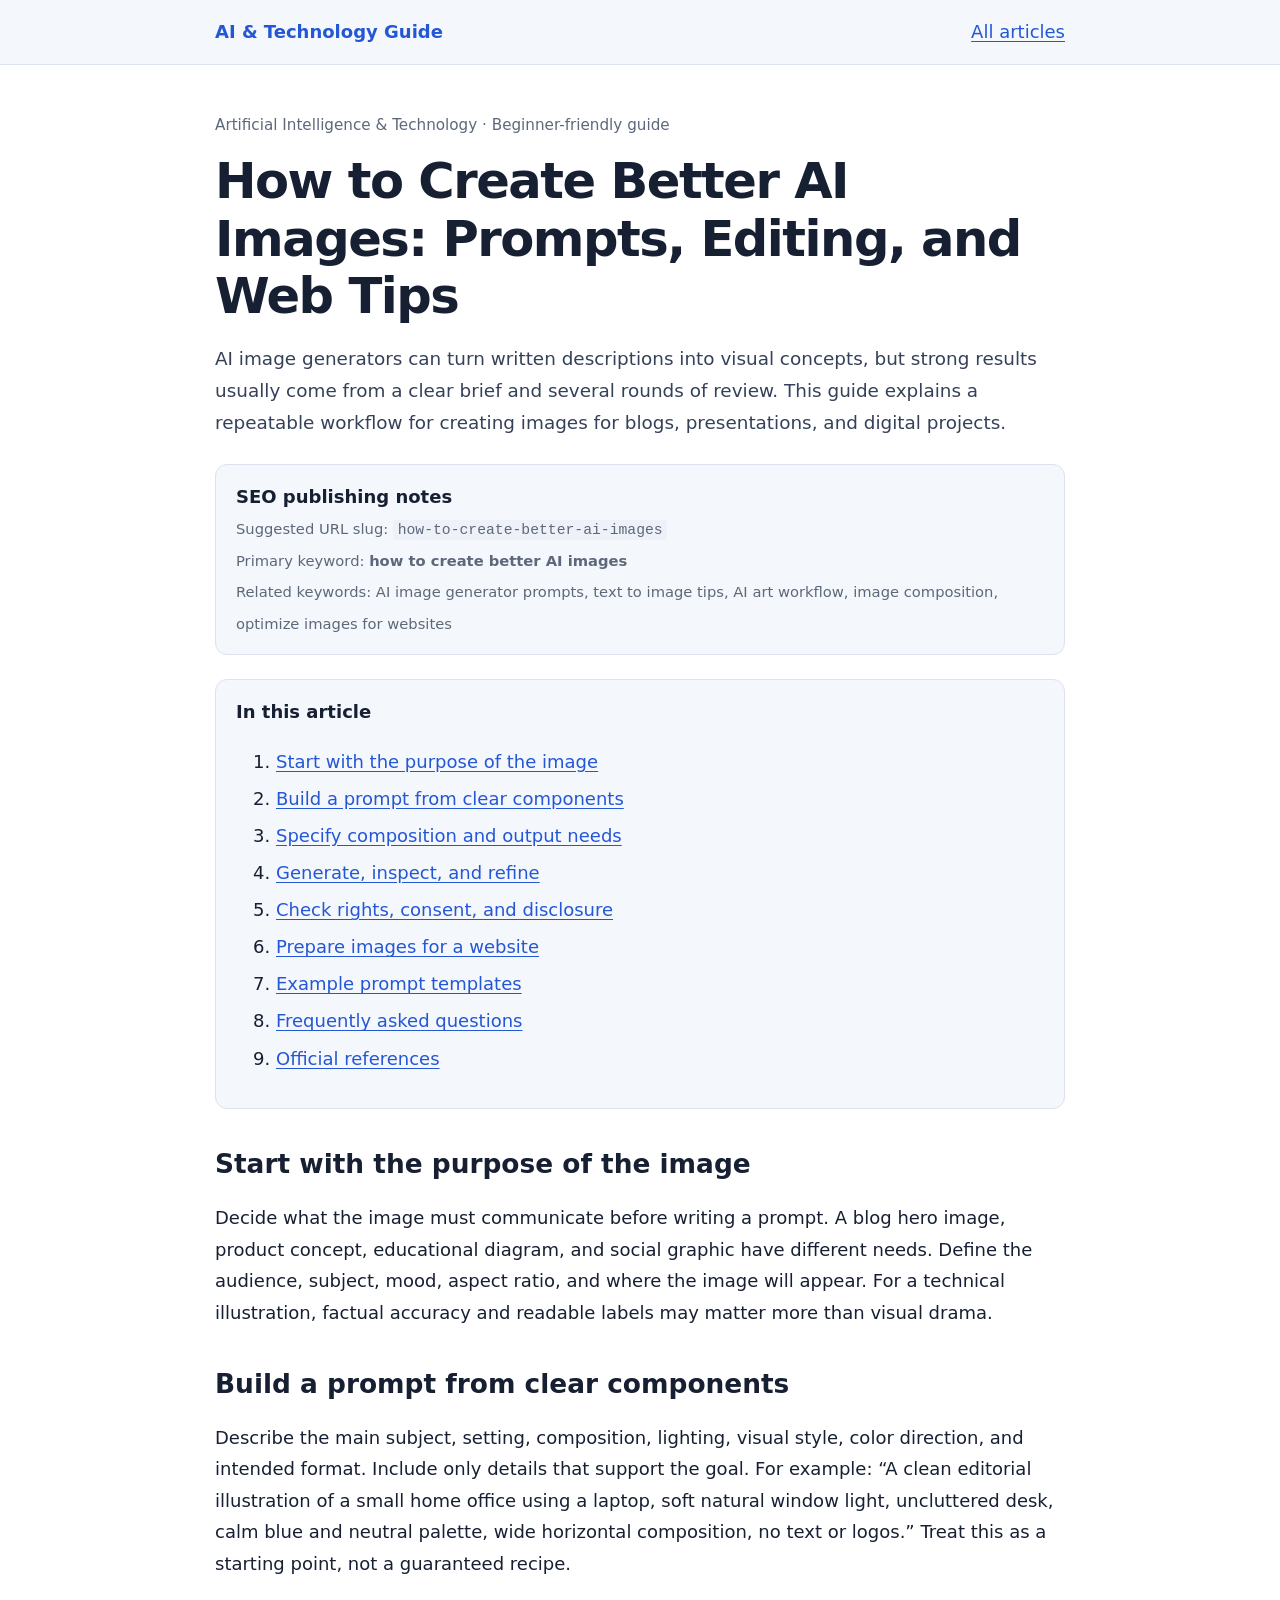
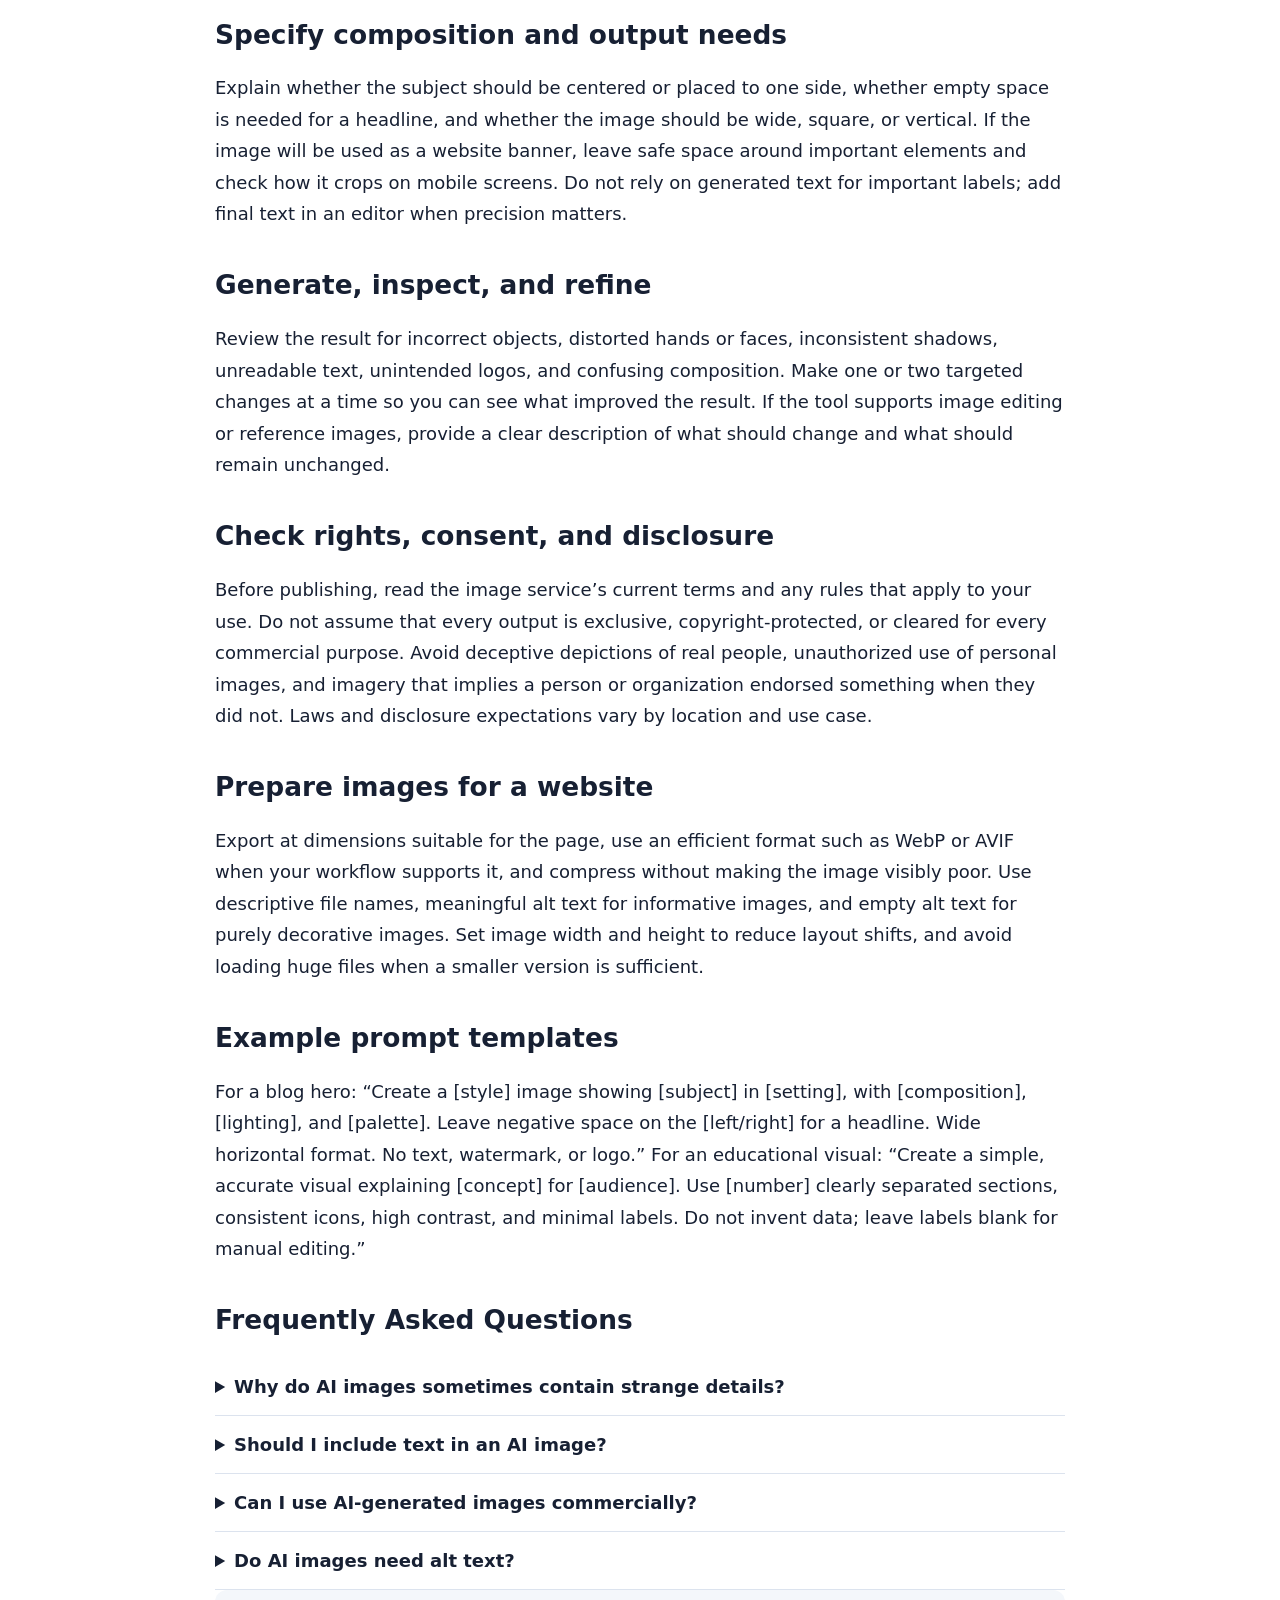
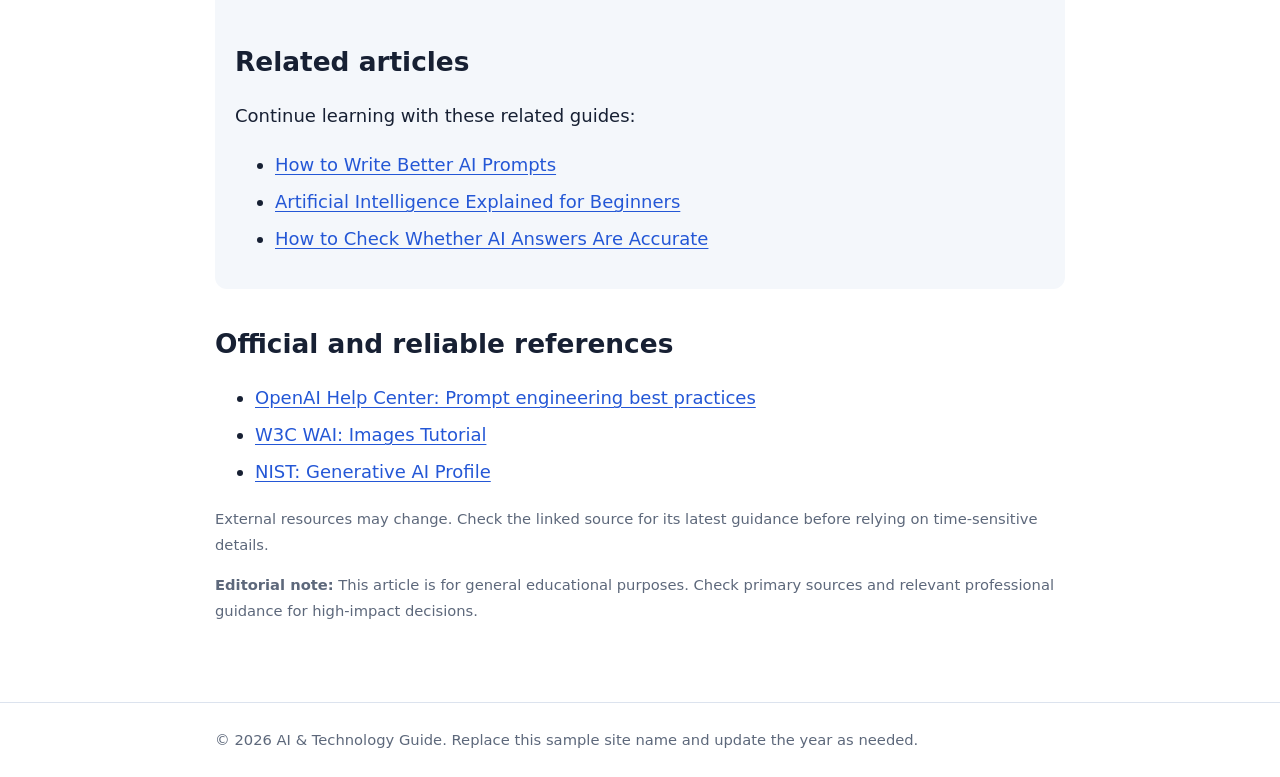
<file: how-to-create-better-ai-images.html>
<!doctype html>
<html lang="en">
<head>
  <meta charset="utf-8">
  <meta name="viewport" content="width=device-width, initial-scale=1">
  <title>How to Create Better AI Images: Prompts, Editing, and Web Tips</title>
  <meta name="description" content="Learn how to create stronger AI images with clear prompts, composition details, iterative editing, quality checks, and web publishing best practices.">
  <link rel="canonical" href="https://YOUR-USERNAME.github.io/how-to-create-better-ai-images.html">
  <meta property="og:type" content="article">
  <meta property="og:title" content="How to Create Better AI Images: Prompts, Editing, and Web Tips">
  <meta property="og:description" content="Learn how to create stronger AI images with clear prompts, composition details, iterative editing, quality checks, and web publishing best practices.">
  <meta property="og:url" content="https://YOUR-USERNAME.github.io/how-to-create-better-ai-images.html">
  <meta name="twitter:card" content="summary_large_image">
  <link rel="stylesheet" href="style.css">
</head>
<body>
<header class="site-header"><nav class="site-nav" aria-label="Main navigation">
  <a class="brand" href="index.html">AI &amp; Technology Guide</a>
  <a href="index.html">All articles</a>
</nav></header>
<main class="wrap"><article>
  <p class="meta">Artificial Intelligence &amp; Technology · Beginner-friendly guide</p>
  <h1>How to Create Better AI Images: Prompts, Editing, and Web Tips</h1>
  <p class="intro">AI image generators can turn written descriptions into visual concepts, but strong results usually come from a clear brief and several rounds of review. This guide explains a repeatable workflow for creating images for blogs, presentations, and digital projects.</p>
  <div class="note"><strong>SEO publishing notes</strong><br>
    <span class="small">Suggested URL slug: <code>how-to-create-better-ai-images</code><br>
    Primary keyword: <strong>how to create better AI images</strong><br>
    Related keywords: AI image generator prompts, text to image tips, AI art workflow, image composition, optimize images for websites</span>
  </div>
  <nav class="toc" aria-label="Table of contents"><strong>In this article</strong><ol><li><a href="#section-1">Start with the purpose of the image</a></li>
<li><a href="#section-2">Build a prompt from clear components</a></li>
<li><a href="#section-3">Specify composition and output needs</a></li>
<li><a href="#section-4">Generate, inspect, and refine</a></li>
<li><a href="#section-5">Check rights, consent, and disclosure</a></li>
<li><a href="#section-6">Prepare images for a website</a></li>
<li><a href="#section-7">Example prompt templates</a></li><li><a href="#faq">Frequently asked questions</a></li><li><a href="#references">Official references</a></li></ol></nav>
  <section id="section-1"><h2>Start with the purpose of the image</h2><p>Decide what the image must communicate before writing a prompt. A blog hero image, product concept, educational diagram, and social graphic have different needs. Define the audience, subject, mood, aspect ratio, and where the image will appear. For a technical illustration, factual accuracy and readable labels may matter more than visual drama.</p></section><section id="section-2"><h2>Build a prompt from clear components</h2><p>Describe the main subject, setting, composition, lighting, visual style, color direction, and intended format. Include only details that support the goal. For example: “A clean editorial illustration of a small home office using a laptop, soft natural window light, uncluttered desk, calm blue and neutral palette, wide horizontal composition, no text or logos.” Treat this as a starting point, not a guaranteed recipe.</p></section><section id="section-3"><h2>Specify composition and output needs</h2><p>Explain whether the subject should be centered or placed to one side, whether empty space is needed for a headline, and whether the image should be wide, square, or vertical. If the image will be used as a website banner, leave safe space around important elements and check how it crops on mobile screens. Do not rely on generated text for important labels; add final text in an editor when precision matters.</p></section><section id="section-4"><h2>Generate, inspect, and refine</h2><p>Review the result for incorrect objects, distorted hands or faces, inconsistent shadows, unreadable text, unintended logos, and confusing composition. Make one or two targeted changes at a time so you can see what improved the result. If the tool supports image editing or reference images, provide a clear description of what should change and what should remain unchanged.</p></section><section id="section-5"><h2>Check rights, consent, and disclosure</h2><p>Before publishing, read the image service’s current terms and any rules that apply to your use. Do not assume that every output is exclusive, copyright-protected, or cleared for every commercial purpose. Avoid deceptive depictions of real people, unauthorized use of personal images, and imagery that implies a person or organization endorsed something when they did not. Laws and disclosure expectations vary by location and use case.</p></section><section id="section-6"><h2>Prepare images for a website</h2><p>Export at dimensions suitable for the page, use an efficient format such as WebP or AVIF when your workflow supports it, and compress without making the image visibly poor. Use descriptive file names, meaningful alt text for informative images, and empty alt text for purely decorative images. Set image width and height to reduce layout shifts, and avoid loading huge files when a smaller version is sufficient.</p></section><section id="section-7"><h2>Example prompt templates</h2><p>For a blog hero: “Create a [style] image showing [subject] in [setting], with [composition], [lighting], and [palette]. Leave negative space on the [left/right] for a headline. Wide horizontal format. No text, watermark, or logo.” For an educational visual: “Create a simple, accurate visual explaining [concept] for [audience]. Use [number] clearly separated sections, consistent icons, high contrast, and minimal labels. Do not invent data; leave labels blank for manual editing.”</p></section>
  <section id="faq" class="faq"><h2>Frequently Asked Questions</h2><details><summary>Why do AI images sometimes contain strange details?</summary><p>Image models can produce visual inconsistencies because they generate patterns rather than reliably understanding every object and relationship. Inspect and refine the result.</p></details>
<details><summary>Should I include text in an AI image?</summary><p>For critical wording, it is usually safer to add text afterward in a graphics editor so spelling, contrast, and accessibility can be checked.</p></details>
<details><summary>Can I use AI-generated images commercially?</summary><p>It depends on the tool’s terms, the content, applicable law, and your intended use. Review the current license and seek legal advice for high-stakes uses.</p></details>
<details><summary>Do AI images need alt text?</summary><p>Informative images should have concise alt text describing their relevant content or purpose. Decorative images can use empty alt text so assistive technology can skip them.</p></details></section>
  <section class="related"><h2>Related articles</h2><p>Continue learning with these related guides:</p><ul><li><a href="how-to-write-better-ai-prompts.html">How to Write Better AI Prompts</a></li>
<li><a href="artificial-intelligence-explained.html">Artificial Intelligence Explained for Beginners</a></li>
<li><a href="how-to-check-ai-answers.html">How to Check Whether AI Answers Are Accurate</a></li></ul></section>
  <section id="references"><h2>Official and reliable references</h2><ul><li><a href="https://help.openai.com/en/articles/6654000-comprehensive-list-of-prompt-engineering-techniques" target="_blank" rel="noopener noreferrer">OpenAI Help Center: Prompt engineering best practices</a></li>
<li><a href="https://www.w3.org/WAI/tutorials/images/" target="_blank" rel="noopener noreferrer">W3C WAI: Images Tutorial</a></li>
<li><a href="https://www.nist.gov/publications/artificial-intelligence-risk-management-framework-generative-artificial-intelligence" target="_blank" rel="noopener noreferrer">NIST: Generative AI Profile</a></li></ul><p class="small">External resources may change. Check the linked source for its latest guidance before relying on time-sensitive details.</p></section>
  <p class="small"><strong>Editorial note:</strong> This article is for general educational purposes. Check primary sources and relevant professional guidance for high-impact decisions.</p>
</article></main>
<footer><div class="wrap">© <span id="year">2026</span> AI &amp; Technology Guide. Replace this sample site name and update the year as needed.</div></footer>
</body></html>
</file>
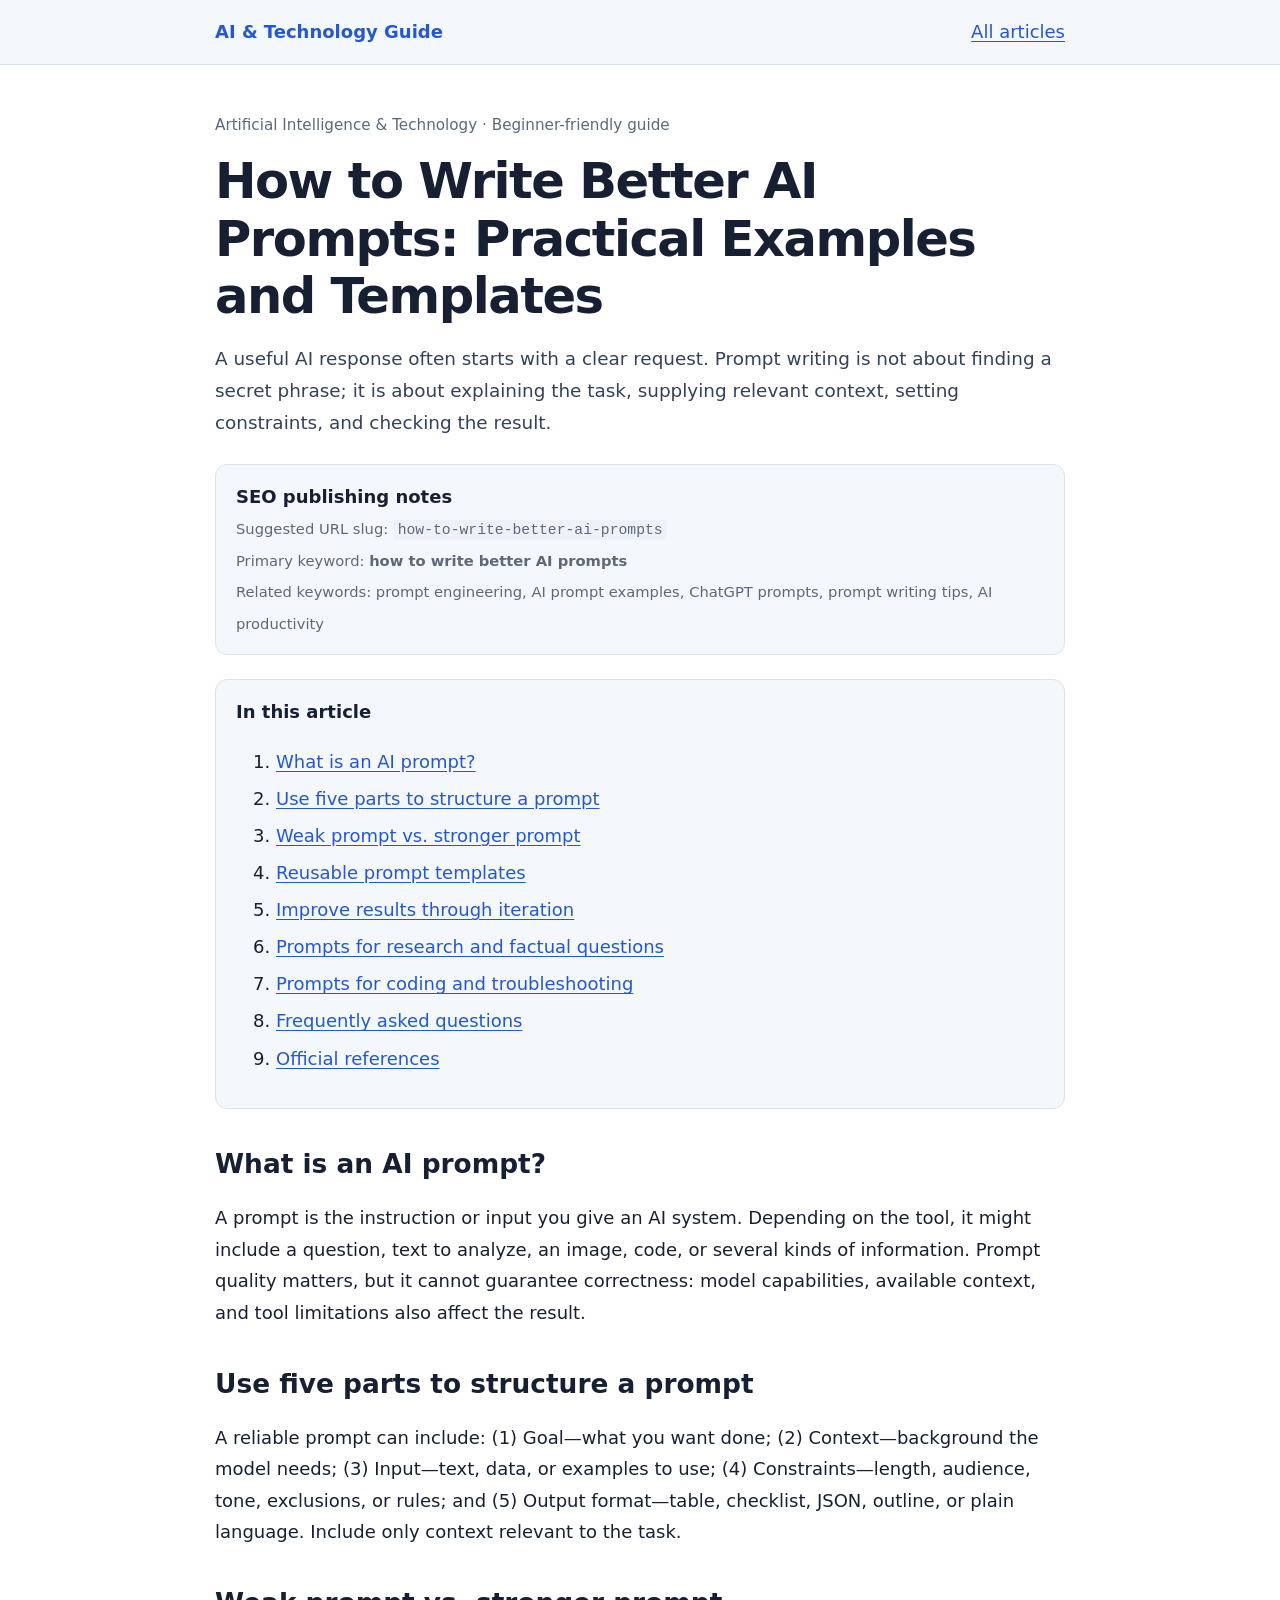
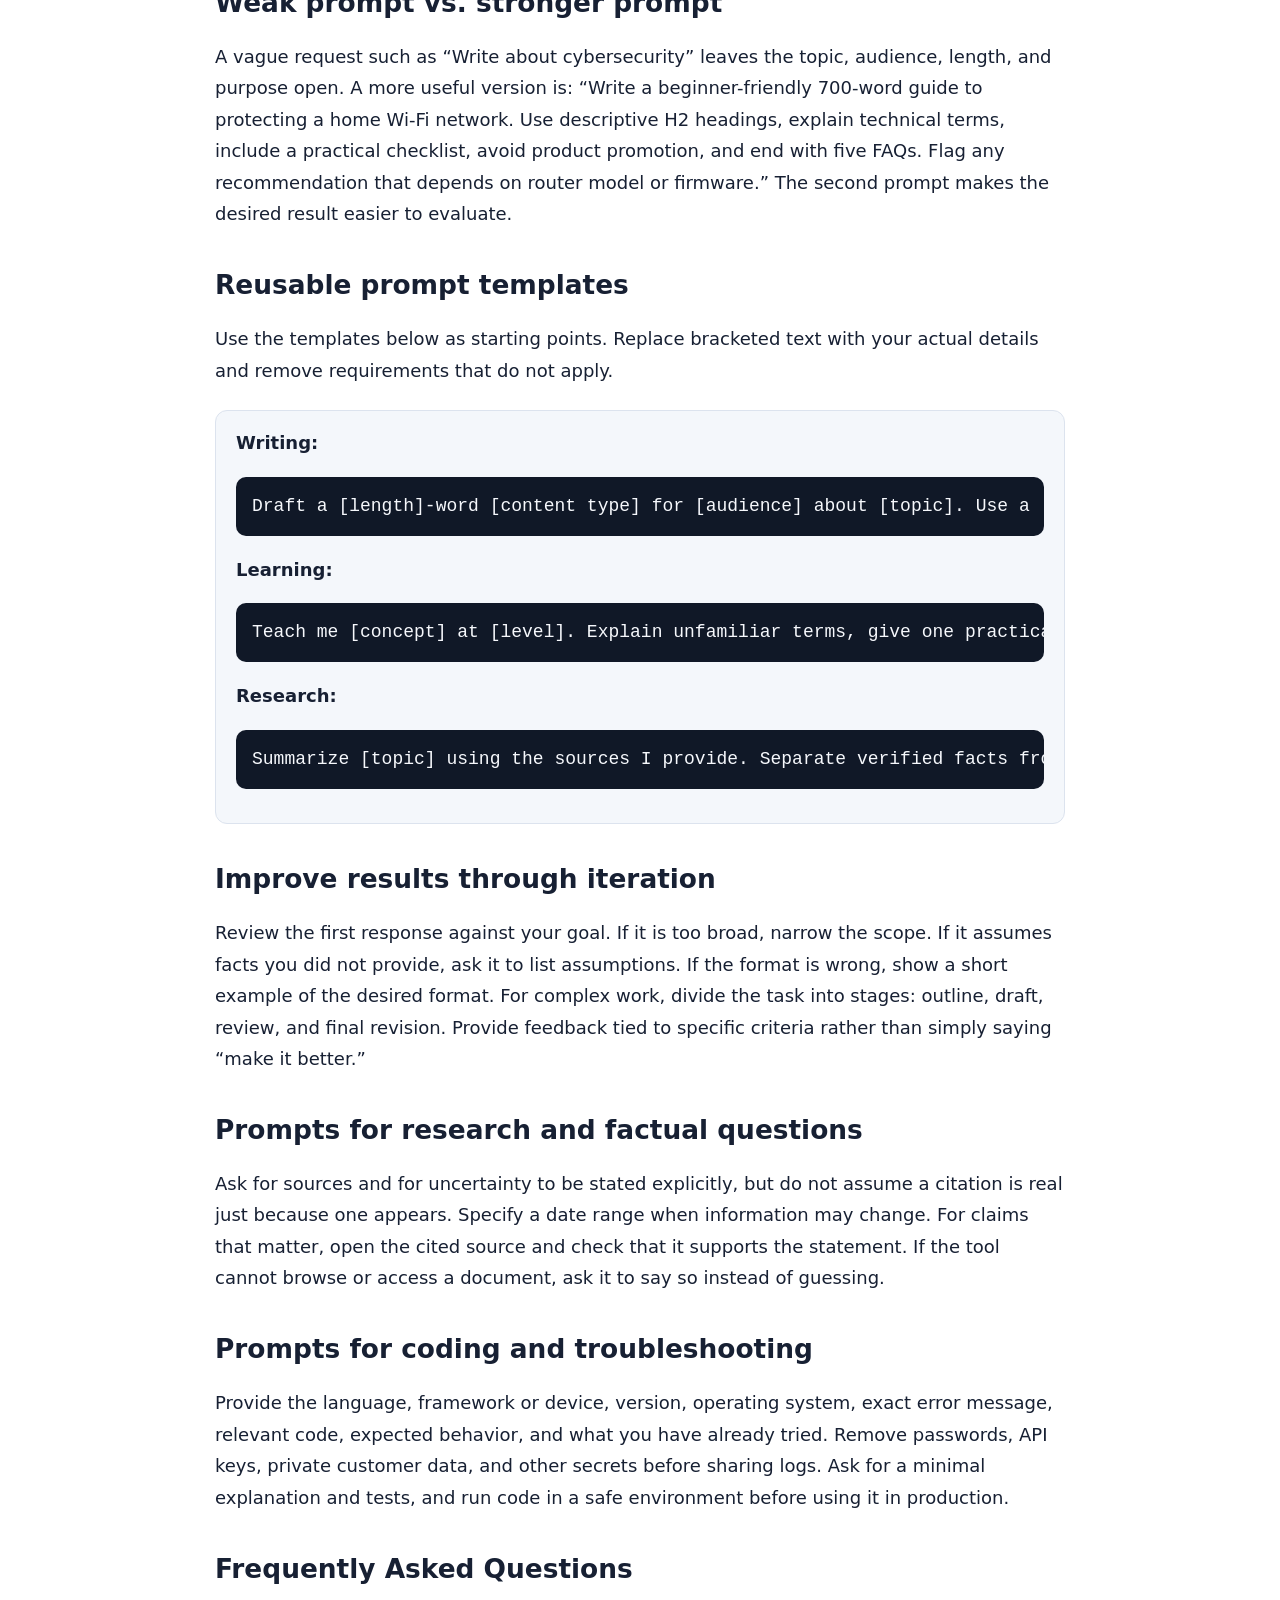
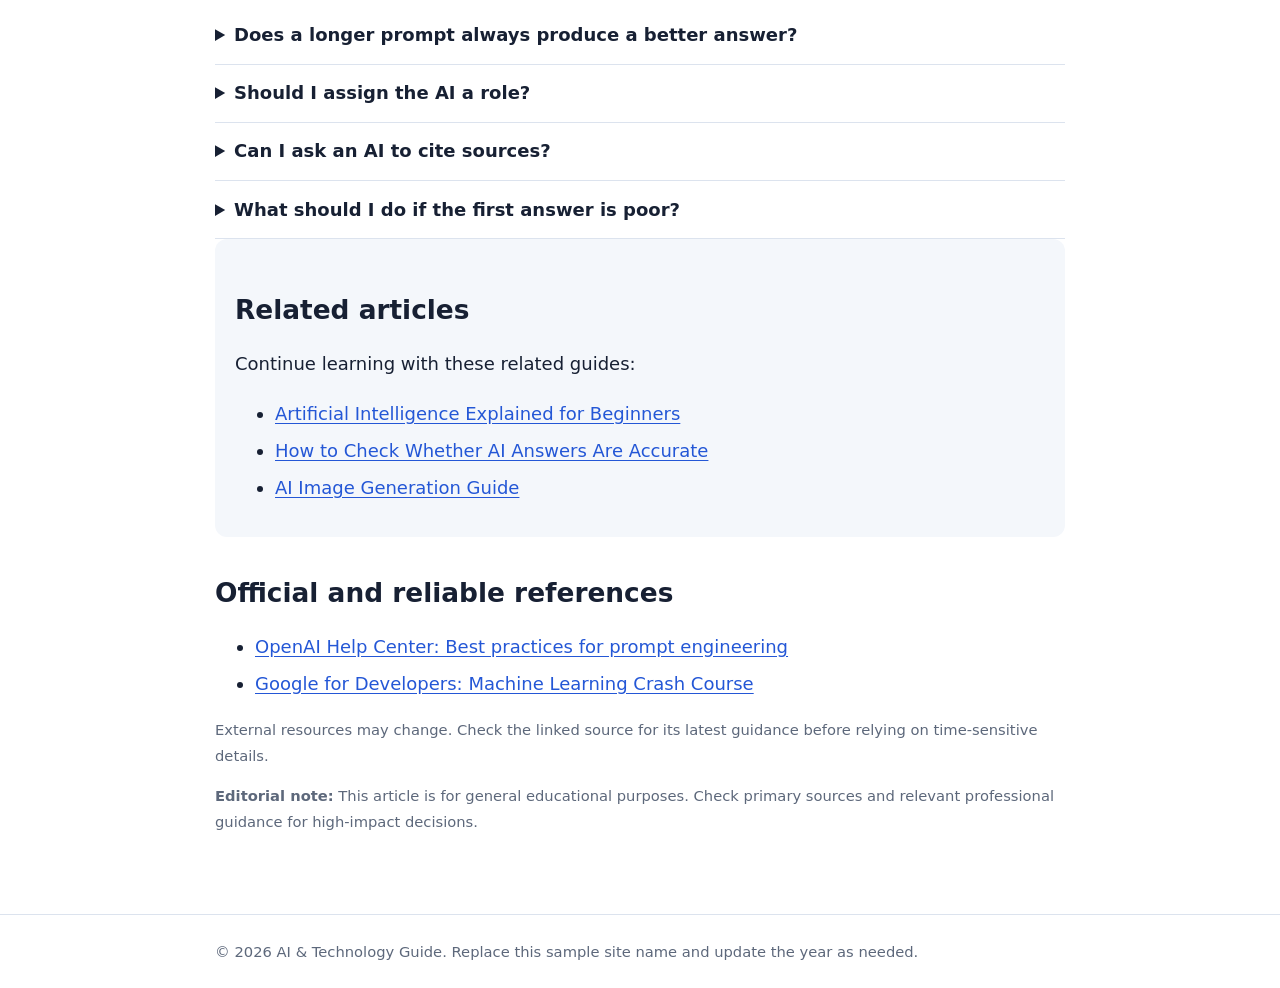
<file: how-to-write-better-ai-prompts.html>
<!doctype html>
<html lang="en">
<head>
  <meta charset="utf-8">
  <meta name="viewport" content="width=device-width, initial-scale=1">
  <title>How to Write Better AI Prompts: Practical Examples and Templates</title>
  <meta name="description" content="Learn how to write clear AI prompts with context, goals, constraints, examples, and output formats. Includes reusable templates for everyday tasks.">
  <link rel="canonical" href="https://YOUR-USERNAME.github.io/how-to-write-better-ai-prompts.html">
  <meta property="og:type" content="article">
  <meta property="og:title" content="How to Write Better AI Prompts: Practical Examples and Templates">
  <meta property="og:description" content="Learn how to write clear AI prompts with context, goals, constraints, examples, and output formats. Includes reusable templates for everyday tasks.">
  <meta property="og:url" content="https://YOUR-USERNAME.github.io/how-to-write-better-ai-prompts.html">
  <meta name="twitter:card" content="summary_large_image">
  <link rel="stylesheet" href="style.css">
</head>
<body>
<header class="site-header"><nav class="site-nav" aria-label="Main navigation">
  <a class="brand" href="index.html">AI &amp; Technology Guide</a>
  <a href="index.html">All articles</a>
</nav></header>
<main class="wrap"><article>
  <p class="meta">Artificial Intelligence &amp; Technology · Beginner-friendly guide</p>
  <h1>How to Write Better AI Prompts: Practical Examples and Templates</h1>
  <p class="intro">A useful AI response often starts with a clear request. Prompt writing is not about finding a secret phrase; it is about explaining the task, supplying relevant context, setting constraints, and checking the result.</p>
  <div class="note"><strong>SEO publishing notes</strong><br>
    <span class="small">Suggested URL slug: <code>how-to-write-better-ai-prompts</code><br>
    Primary keyword: <strong>how to write better AI prompts</strong><br>
    Related keywords: prompt engineering, AI prompt examples, ChatGPT prompts, prompt writing tips, AI productivity</span>
  </div>
  <nav class="toc" aria-label="Table of contents"><strong>In this article</strong><ol><li><a href="#section-1">What is an AI prompt?</a></li>
<li><a href="#section-2">Use five parts to structure a prompt</a></li>
<li><a href="#section-3">Weak prompt vs. stronger prompt</a></li>
<li><a href="#section-4">Reusable prompt templates</a></li>
<li><a href="#section-5">Improve results through iteration</a></li>
<li><a href="#section-6">Prompts for research and factual questions</a></li>
<li><a href="#section-7">Prompts for coding and troubleshooting</a></li><li><a href="#faq">Frequently asked questions</a></li><li><a href="#references">Official references</a></li></ol></nav>
  <section id="section-1"><h2>What is an AI prompt?</h2><p>A prompt is the instruction or input you give an AI system. Depending on the tool, it might include a question, text to analyze, an image, code, or several kinds of information. Prompt quality matters, but it cannot guarantee correctness: model capabilities, available context, and tool limitations also affect the result.</p></section><section id="section-2"><h2>Use five parts to structure a prompt</h2><p>A reliable prompt can include: (1) Goal—what you want done; (2) Context—background the model needs; (3) Input—text, data, or examples to use; (4) Constraints—length, audience, tone, exclusions, or rules; and (5) Output format—table, checklist, JSON, outline, or plain language. Include only context relevant to the task.</p></section><section id="section-3"><h2>Weak prompt vs. stronger prompt</h2><p>A vague request such as “Write about cybersecurity” leaves the topic, audience, length, and purpose open. A more useful version is: “Write a beginner-friendly 700-word guide to protecting a home Wi-Fi network. Use descriptive H2 headings, explain technical terms, include a practical checklist, avoid product promotion, and end with five FAQs. Flag any recommendation that depends on router model or firmware.” The second prompt makes the desired result easier to evaluate.</p></section><section id="section-4"><h2>Reusable prompt templates</h2><p>Use the templates below as starting points. Replace bracketed text with your actual details and remove requirements that do not apply.</p>
<div class="prompt-box"><strong>Writing:</strong><pre>Draft a [length]-word [content type] for [audience] about [topic]. Use a [tone] tone, include [required sections], avoid [constraints], and finish with [desired ending].</pre>
<strong>Learning:</strong><pre>Teach me [concept] at [level]. Explain unfamiliar terms, give one practical example, ask me three questions, and correct my answers with explanations.</pre>
<strong>Research:</strong><pre>Summarize [topic] using the sources I provide. Separate verified facts from interpretation, list unresolved questions, and do not invent citations.</pre></div></section><section id="section-5"><h2>Improve results through iteration</h2><p>Review the first response against your goal. If it is too broad, narrow the scope. If it assumes facts you did not provide, ask it to list assumptions. If the format is wrong, show a short example of the desired format. For complex work, divide the task into stages: outline, draft, review, and final revision. Provide feedback tied to specific criteria rather than simply saying “make it better.”</p></section><section id="section-6"><h2>Prompts for research and factual questions</h2><p>Ask for sources and for uncertainty to be stated explicitly, but do not assume a citation is real just because one appears. Specify a date range when information may change. For claims that matter, open the cited source and check that it supports the statement. If the tool cannot browse or access a document, ask it to say so instead of guessing.</p></section><section id="section-7"><h2>Prompts for coding and troubleshooting</h2><p>Provide the language, framework or device, version, operating system, exact error message, relevant code, expected behavior, and what you have already tried. Remove passwords, API keys, private customer data, and other secrets before sharing logs. Ask for a minimal explanation and tests, and run code in a safe environment before using it in production.</p></section>
  <section id="faq" class="faq"><h2>Frequently Asked Questions</h2><details><summary>Does a longer prompt always produce a better answer?</summary><p>No. Relevant detail is more useful than unnecessary length. Clear structure and constraints usually help.</p></details>
<details><summary>Should I assign the AI a role?</summary><p>A role such as “act as a patient Python tutor” can set tone and focus, but it does not give the model real credentials or guarantee expertise.</p></details>
<details><summary>Can I ask an AI to cite sources?</summary><p>Yes, but verify that the sources exist and actually support the claims. Citation requests do not eliminate hallucinations.</p></details>
<details><summary>What should I do if the first answer is poor?</summary><p>Identify the exact problem, add missing context, narrow the task, and request a targeted revision.</p></details></section>
  <section class="related"><h2>Related articles</h2><p>Continue learning with these related guides:</p><ul><li><a href="artificial-intelligence-explained.html">Artificial Intelligence Explained for Beginners</a></li>
<li><a href="how-to-check-ai-answers.html">How to Check Whether AI Answers Are Accurate</a></li>
<li><a href="how-to-create-better-ai-images.html">AI Image Generation Guide</a></li></ul></section>
  <section id="references"><h2>Official and reliable references</h2><ul><li><a href="https://help.openai.com/en/articles/6654000-comprehensive-list-of-prompt-engineering-techniques" target="_blank" rel="noopener noreferrer">OpenAI Help Center: Best practices for prompt engineering</a></li>
<li><a href="https://developers.google.com/machine-learning/crash-course" target="_blank" rel="noopener noreferrer">Google for Developers: Machine Learning Crash Course</a></li></ul><p class="small">External resources may change. Check the linked source for its latest guidance before relying on time-sensitive details.</p></section>
  <p class="small"><strong>Editorial note:</strong> This article is for general educational purposes. Check primary sources and relevant professional guidance for high-impact decisions.</p>
</article></main>
<footer><div class="wrap">© <span id="year">2026</span> AI &amp; Technology Guide. Replace this sample site name and update the year as needed.</div></footer>
</body></html>
</file>
<file: style.css>
:root{--ink:#172033;--muted:#5d687b;--brand:#2457d6;--surface:#f4f7fb;--line:#dce3ee;--max:850px}
*{box-sizing:border-box}
html{scroll-behavior:smooth}
body{margin:0;background:#fff;color:var(--ink);font:18px/1.75 system-ui,-apple-system,BlinkMacSystemFont,"Segoe UI",sans-serif}
.site-header{background:var(--surface);border-bottom:1px solid var(--line);padding:1rem}
.site-nav,.wrap{width:min(calc(100% - 2rem),var(--max));margin:auto}
.site-nav{display:flex;align-items:center;justify-content:space-between;gap:1rem;flex-wrap:wrap}
.brand{font-weight:800;text-decoration:none;color:var(--ink)}
.site-nav a{color:var(--brand)}
main{padding:2rem 0 4rem}
article h1{font-size:clamp(2rem,5vw,3.1rem);line-height:1.15;letter-spacing:-.03em;margin:.3rem 0 1rem}
article h2{font-size:1.65rem;line-height:1.25;margin-top:2.4rem}
article h3{font-size:1.2rem;margin-top:1.6rem}
.meta{color:var(--muted);font-size:.95rem}
.intro{font-size:1.15rem;color:#354158}
.toc,.note,.prompt-box{background:var(--surface);border:1px solid var(--line);border-radius:12px;padding:1rem 1.25rem;margin:1.5rem 0}
.toc ul{margin-bottom:0}
a{color:var(--brand);text-underline-offset:3px}
a:focus-visible{outline:3px solid #f0b429;outline-offset:3px}
code,pre{font-family:ui-monospace,SFMono-Regular,Consolas,monospace}
code{background:#eef2f8;padding:.1rem .3rem;border-radius:4px}
pre{overflow:auto;background:#101827;color:#f6f8fc;padding:1rem;border-radius:10px;line-height:1.5}
li{margin:.35rem 0}
.faq details{border-bottom:1px solid var(--line);padding:.8rem 0}
.faq summary{cursor:pointer;font-weight:700}
.related{background:var(--surface);padding:1rem 1.25rem;border-radius:12px}
footer{border-top:1px solid var(--line);color:var(--muted);padding:1.5rem 0;font-size:.92rem}
.small{font-size:.92rem;color:var(--muted)}
@media(max-width:600px){body{font-size:16px}.site-nav{align-items:flex-start}main{padding-top:1.3rem}}
</file>
